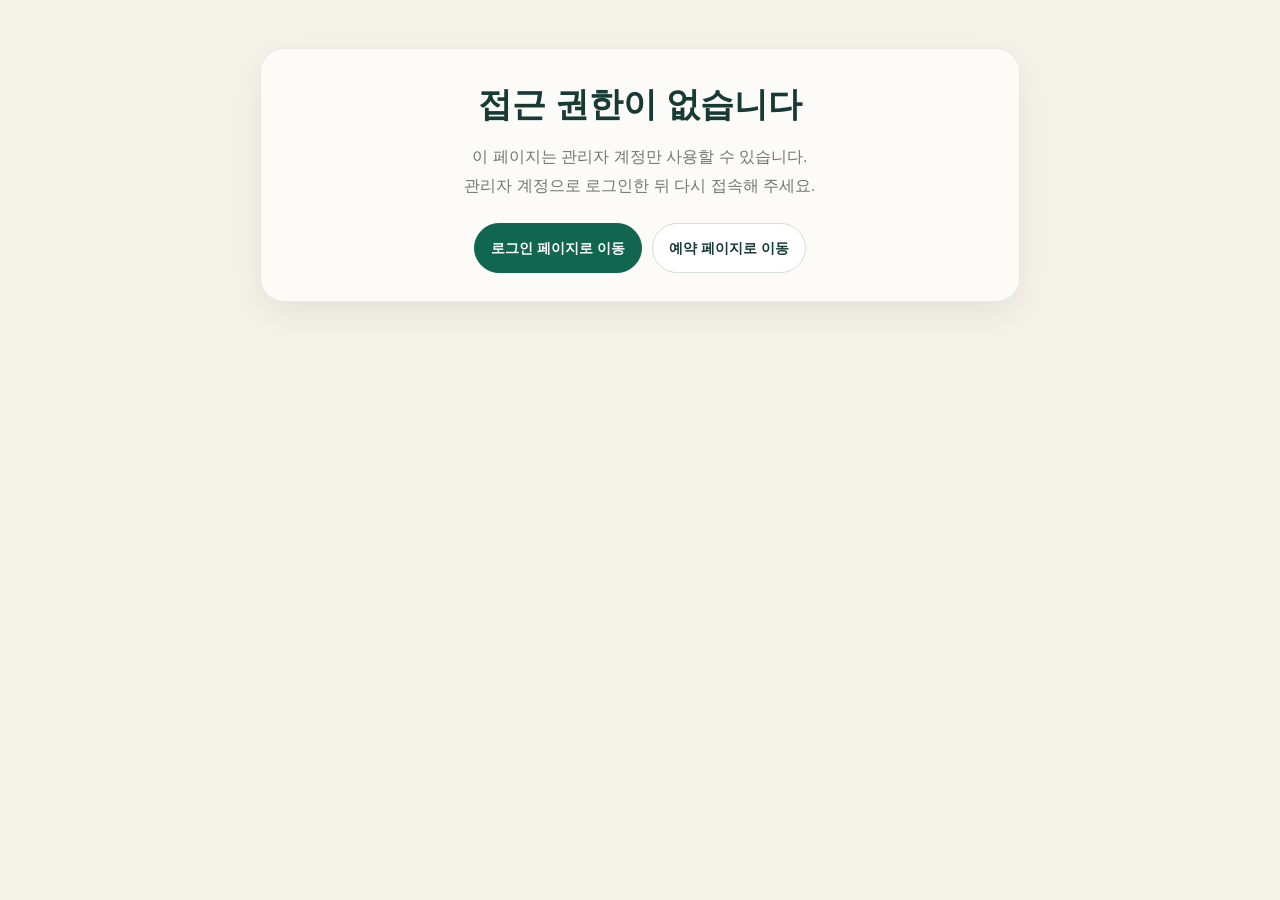
<file: admin-users.html>
<!DOCTYPE html>
<html lang="ko">
<head>
  <meta charset="UTF-8" />
  <meta name="viewport" content="width=device-width, initial-scale=1.0" />
  <title>회원 승인 관리 | 한살림 농업살림센터 예약</title>
  <link rel="stylesheet" href="./assets/styles.css" />
  <style>
    :root{
      --bg:#f3f1e8;
      --card:#fcfbf7;
      --line:#d8ddd7;
      --text:#173b34;
      --muted:#6f786f;
      --primary:#11664f;
      --primary-dark:#0d5a45;
      --danger:#9f3939;
      --danger-bg:#fff1f0;
      --danger-line:#f0c7c3;
      --success-bg:#edf7f0;
      --success-text:#1c5b34;
      --success-line:#cfe5d5;
      --shadow:0 12px 30px rgba(0,40,27,.06);
      --radius:26px;
    }

    *{ box-sizing:border-box; }

    body{
      margin:0;
      background:var(--bg);
      color:var(--text);
      font-family:Arial, sans-serif;
    }

    .page{
      max-width:1200px;
      margin:0 auto;
      padding:30px 18px 48px;
    }

    .topbar{
      display:flex;
      justify-content:space-between;
      align-items:flex-start;
      gap:20px;
      margin-bottom:22px;
      flex-wrap:wrap;
    }

    .title{
      margin:0;
      font-size:42px;
      line-height:1.08;
      letter-spacing:-0.03em;
      font-weight:900;
    }

    .desc{
      margin:12px 0 0;
      color:var(--muted);
      line-height:1.7;
      font-size:16px;
    }

    .top-actions{
      display:flex;
      gap:10px;
      flex-wrap:wrap;
      align-items:center;
    }

    .btn{
      height:44px;
      padding:0 16px;
      border-radius:999px;
      border:1px solid #d7ddd8;
      background:#fff;
      color:var(--text);
      font-size:14px;
      font-weight:800;
      cursor:pointer;
      text-decoration:none;
      display:inline-flex;
      align-items:center;
      justify-content:center;
    }

    .btn-primary{
      background:var(--primary);
      color:#fff;
      border-color:var(--primary);
    }

    .btn-primary:hover{
      background:var(--primary-dark);
    }

    .btn-danger{
      color:var(--danger);
      border-color:#e4c7c7;
      background:#fff;
    }

    .btn:disabled{
      opacity:.58;
      cursor:not-allowed;
    }

    .panel{
      background:var(--card);
      border:1px solid rgba(23,59,52,.08);
      border-radius:22px;
      box-shadow:var(--shadow);
      padding:18px;
      margin-bottom:18px;
    }

    .status-card{
      display:flex;
      justify-content:space-between;
      gap:16px;
      align-items:center;
      flex-wrap:wrap;
    }

    .status-title{
      font-size:14px;
      color:var(--muted);
      margin-bottom:6px;
    }

    .status-value{
      font-size:20px;
      font-weight:900;
    }

    .toolbar{
      display:flex;
      justify-content:space-between;
      align-items:center;
      gap:16px;
      flex-wrap:wrap;
    }

    .tabs{
      display:flex;
      gap:10px;
      flex-wrap:wrap;
    }

    .tab-btn{
      height:42px;
      padding:0 16px;
      border-radius:999px;
      border:1px solid #d7ddd8;
      background:#fff;
      color:var(--text);
      font-size:14px;
      font-weight:800;
      cursor:pointer;
    }

    .tab-btn.active{
      background:var(--primary);
      color:#fff;
      border-color:var(--primary);
    }

    .search-box{
      flex:1;
      min-width:260px;
      max-width:360px;
    }

    .search-box input{
      width:100%;
      height:44px;
      border-radius:999px;
      border:1px solid #d7ddd8;
      background:#fff;
      padding:0 16px;
      font-size:14px;
      color:var(--text);
      outline:none;
    }

    .search-box input:focus{
      border-color:#87a898;
      box-shadow:0 0 0 4px rgba(17,102,79,.07);
    }

    .msg{
      margin-bottom:18px;
      padding:14px 16px;
      border-radius:16px;
      display:none;
      line-height:1.7;
    }

    .msg.show{ display:block; }
    .msg.success{
      background:var(--success-bg);
      color:var(--success-text);
      border:1px solid var(--success-line);
    }
    .msg.error{
      background:var(--danger-bg);
      color:var(--danger);
      border:1px solid var(--danger-line);
    }

    .summary{
      color:var(--muted);
      font-size:14px;
      margin-bottom:14px;
    }

    .grid{
      display:grid;
      grid-template-columns:repeat(2, minmax(0, 1fr));
      gap:18px;
    }

    .user-card{
      background:var(--card);
      border:1px solid rgba(23,59,52,.08);
      border-radius:22px;
      padding:22px 22px 18px;
      box-shadow:var(--shadow);
    }

    .user-head{
      display:flex;
      justify-content:space-between;
      align-items:flex-start;
      gap:14px;
      margin-bottom:14px;
    }

    .user-name{
      margin:0;
      font-size:24px;
      font-weight:900;
      line-height:1.2;
    }

    .user-login{
      margin-top:6px;
      color:var(--muted);
      font-size:14px;
    }

    .badge{
      display:inline-flex;
      align-items:center;
      padding:7px 12px;
      border-radius:999px;
      font-size:12px;
      font-weight:800;
      white-space:nowrap;
      border:1px solid transparent;
    }

    .badge.pending{
      background:#eef3ed;
      color:#35554e;
    }

    .badge.approved{
      background:#edf7f0;
      color:#1c5b34;
      border-color:#cfe5d5;
    }

    .badge.rejected{
      background:#fff1f0;
      color:#9a2f2f;
      border-color:#f0c7c3;
    }

    .meta{
      display:grid;
      grid-template-columns:110px 1fr;
      gap:10px 12px;
      margin:16px 0 18px;
      font-size:15px;
      line-height:1.6;
    }

    .meta dt{
      margin:0;
      color:var(--muted);
      font-weight:700;
    }

    .meta dd{
      margin:0;
      word-break:break-all;
      font-weight:700;
    }

    .card-actions{
      display:flex;
      justify-content:flex-end;
      gap:10px;
      flex-wrap:wrap;
    }

    .empty{
      background:var(--card);
      border:1px dashed rgba(23,59,52,.18);
      border-radius:22px;
      padding:48px 20px;
      text-align:center;
      color:var(--muted);
      font-size:17px;
      line-height:1.8;
      box-shadow:var(--shadow);
    }

    .blocked{
      max-width:760px;
      margin:48px auto;
      background:var(--card);
      border:1px solid rgba(23,59,52,.08);
      border-radius:24px;
      padding:28px 24px;
      text-align:center;
      box-shadow:var(--shadow);
    }

    .blocked h2{
      margin:0 0 12px;
      font-size:34px;
      font-weight:900;
    }

    .blocked p{
      margin:0 0 22px;
      color:var(--muted);
      line-height:1.8;
    }

    @media (max-width: 900px){
      .grid{
        grid-template-columns:1fr;
      }
    }

    @media (max-width: 720px){
      .page{
        padding:22px 14px 36px;
      }

      .title{
        font-size:32px;
      }

      .toolbar{
        flex-direction:column;
        align-items:stretch;
      }

      .search-box{
        max-width:none;
      }

      .meta{
        grid-template-columns:1fr;
        gap:4px;
      }

      .card-actions,
      .top-actions{
        justify-content:stretch;
      }

      .card-actions .btn,
      .top-actions .btn,
      .tabs .tab-btn{
        width:100%;
      }
    }
  </style>
</head>
<body>
  <main class="page" id="adminPage" style="display:none;">
    <header class="topbar">
      <div>
        <h1 class="title">회원 승인 관리</h1>
        <p class="desc">
          회원가입 신청 내역을 상태별로 확인하고 승인 또는 반려할 수 있습니다.
        </p>
      </div>

      <div class="top-actions">
        <a href="./index.html" class="btn">예약 페이지</a>
        <button type="button" class="btn" id="btnRefresh">새로고침</button>
        <button type="button" class="btn btn-primary" id="btnLogout">로그아웃</button>
      </div>
    </header>

    <section class="panel status-card">
      <div>
        <div class="status-title">현재 관리자</div>
        <div class="status-value" id="adminInfo">-</div>
      </div>
      <div>
        <div class="status-title">현재 보기</div>
        <div class="status-value" id="currentViewLabel">승인 대기</div>
      </div>
    </section>

    <div id="messageBox" class="msg"></div>

    <section class="panel">
      <div class="toolbar">
        <div class="tabs">
          <button type="button" class="tab-btn active" data-status-tab="pending">승인 대기</button>
          <button type="button" class="tab-btn" data-status-tab="approved">승인 완료</button>
          <button type="button" class="tab-btn" data-status-tab="rejected">반려</button>
        </div>

        <label class="search-box">
          <input
            type="text"
            id="searchInput"
            placeholder="이름, 아이디, 소속, 연락처 검색"
          />
        </label>
      </div>
    </section>

    <div class="summary" id="summaryText"></div>

    <section id="userList" class="grid"></section>
  </main>

  <section class="blocked" id="blockedBox" style="display:none;">
    <h2>접근 권한이 없습니다</h2>
    <p>
      이 페이지는 관리자 계정만 사용할 수 있습니다.<br />
      관리자 계정으로 로그인한 뒤 다시 접속해 주세요.
    </p>
    <div style="display:flex; gap:10px; justify-content:center; flex-wrap:wrap;">
      <a href="./login.html" class="btn btn-primary">로그인 페이지로 이동</a>
      <a href="./index.html" class="btn">예약 페이지로 이동</a>
    </div>
  </section>

  <script src="./assets/config.js"></script>
  <script src="./assets/auth.js"></script>
  <script>
    (function () {
      const page = document.getElementById('adminPage');
      const blockedBox = document.getElementById('blockedBox');
      const adminInfo = document.getElementById('adminInfo');
      const userList = document.getElementById('userList');
      const btnRefresh = document.getElementById('btnRefresh');
      const btnLogout = document.getElementById('btnLogout');
      const box = document.getElementById('messageBox');
      const searchInput = document.getElementById('searchInput');
      const summaryText = document.getElementById('summaryText');
      const currentViewLabel = document.getElementById('currentViewLabel');
      const tabButtons = Array.from(document.querySelectorAll('[data-status-tab]'));

      let currentStatus = 'pending';
      let allUsers = [];

      function showMessage(type, text) {
        box.className = `msg show ${type}`;
        box.textContent = text;
      }

      function clearMessage() {
        box.className = 'msg';
        box.textContent = '';
      }

      function setBlocked() {
        page.style.display = 'none';
        blockedBox.style.display = 'block';
      }

      function escapeHtml(value) {
        return String(value || '')
          .replace(/&/g, '&amp;')
          .replace(/</g, '&lt;')
          .replace(/>/g, '&gt;')
          .replace(/"/g, '&quot;')
          .replace(/'/g, '&#039;');
      }

      function statusLabel(status) {
        if (status === 'approved') return '승인 완료';
        if (status === 'rejected') return '반려';
        return '승인 대기';
      }

      function filterUsers() {
        const q = (searchInput.value || '').trim().toLowerCase();

        if (!q) return allUsers;

        return allUsers.filter(user => {
          return [
            user.name,
            user.login_id,
            user.phone,
            user.affiliation,
            user.role,
            user.status
          ].some(v => String(v || '').toLowerCase().includes(q));
        });
      }

      function renderUsers() {
        const users = filterUsers();
        currentViewLabel.textContent = statusLabel(currentStatus);
        summaryText.textContent = `총 ${users.length}명`;

        if (!users.length) {
          userList.innerHTML = `
            <div class="empty" style="grid-column:1 / -1;">
              ${searchInput.value.trim()
                ? '검색 결과가 없습니다.'
                : `현재 ${statusLabel(currentStatus)} 상태의 회원이 없습니다.`}
            </div>
          `;
          return;
        }

        userList.innerHTML = users.map(user => `
          <article class="user-card">
            <div class="user-head">
              <div>
                <h2 class="user-name">${escapeHtml(user.name)}</h2>
                <div class="user-login">@${escapeHtml(user.login_id)}</div>
              </div>
              <span class="badge ${escapeHtml(user.status)}">${escapeHtml(statusLabel(user.status))}</span>
            </div>

            <dl class="meta">
              <dt>전화번호</dt>
              <dd>${escapeHtml(user.phone)}</dd>

              <dt>소속</dt>
              <dd>${escapeHtml(user.affiliation)}</dd>

              <dt>권한</dt>
              <dd>${escapeHtml(user.role)}</dd>

              <dt>가입일시</dt>
              <dd>${escapeHtml(user.created_at)}</dd>
            </dl>

            <div class="card-actions">
              ${user.status === 'pending' ? `
                <button type="button" class="btn btn-danger" data-reject="${user.id}">반려</button>
                <button type="button" class="btn btn-primary" data-approve="${user.id}">승인</button>
              ` : ''}
            </div>
          </article>
        `).join('');

        bindActionButtons();
      }

      function setCardButtonsDisabled(userId, disabled) {
        const approveBtn = document.querySelector(`[data-approve="${userId}"]`);
        const rejectBtn = document.querySelector(`[data-reject="${userId}"]`);
        if (approveBtn) approveBtn.disabled = disabled;
        if (rejectBtn) rejectBtn.disabled = disabled;
      }

      async function loadUsers() {
        clearMessage();
        userList.innerHTML = `<div class="empty" style="grid-column:1 / -1;">불러오는 중입니다...</div>`;

        try {
          const result = await window.HSAuth.authFetch(`/api/admin/users?status=${encodeURIComponent(currentStatus)}`);
          allUsers = result.users || [];
          renderUsers();
        } catch (err) {
          userList.innerHTML = `
            <div class="empty" style="grid-column:1 / -1;">
              목록을 불러오지 못했습니다.<br />
              ${escapeHtml(err.message || '알 수 없는 오류')}
            </div>
          `;
        }
      }

      async function approveUser(userId) {
        setCardButtonsDisabled(userId, true);
        clearMessage();

        try {
          const result = await window.HSAuth.authFetch('/api/admin/users/approve', {
            method: 'POST',
            body: JSON.stringify({ userId })
          });

          showMessage('success', result.message || '사용자 승인이 완료되었습니다.');
          await loadUsers();
        } catch (err) {
          showMessage('error', err.message || '사용자 승인 중 오류가 발생했습니다.');
          setCardButtonsDisabled(userId, false);
        }
      }

      async function rejectUser(userId) {
        setCardButtonsDisabled(userId, true);
        clearMessage();

        try {
          const result = await window.HSAuth.authFetch('/api/admin/users/reject', {
            method: 'POST',
            body: JSON.stringify({ userId })
          });

          showMessage('success', result.message || '사용자 반려가 완료되었습니다.');
          await loadUsers();
        } catch (err) {
          showMessage('error', err.message || '사용자 반려 중 오류가 발생했습니다.');
          setCardButtonsDisabled(userId, false);
        }
      }

      function bindActionButtons() {
        document.querySelectorAll('[data-approve]').forEach(btn => {
          btn.addEventListener('click', () => {
            const userId = Number(btn.getAttribute('data-approve'));
            if (!userId) return;
            approveUser(userId);
          });
        });

        document.querySelectorAll('[data-reject]').forEach(btn => {
          btn.addEventListener('click', () => {
            const userId = Number(btn.getAttribute('data-reject'));
            if (!userId) return;
            rejectUser(userId);
          });
        });
      }

      function bindTabs() {
        tabButtons.forEach(btn => {
          btn.addEventListener('click', async () => {
            const status = btn.getAttribute('data-status-tab');
            if (!status || status === currentStatus) return;

            currentStatus = status;
            tabButtons.forEach(b => b.classList.toggle('active', b === btn));
            await loadUsers();
          });
        });
      }

      function bindSearch() {
        searchInput.addEventListener('input', renderUsers);
      }

      async function init() {
        if (!window.HSAuth.isLoggedIn()) {
          setBlocked();
          return;
        }

        try {
          const me = await window.HSAuth.getMe();
          const user = me.user || {};

          if (user.role !== 'admin') {
            setBlocked();
            return;
          }

          adminInfo.textContent = `${user.name || ''}${user.affiliation ? ` · ${user.affiliation}` : ''}`;
          page.style.display = 'block';
          blockedBox.style.display = 'none';

          bindTabs();
          bindSearch();
          btnRefresh.addEventListener('click', loadUsers);

          btnLogout.addEventListener('click', async () => {
            await window.HSAuth.logout();
            window.location.href = './login.html';
          });

          await loadUsers();
        } catch (err) {
          setBlocked();
        }
      }

      init();
    })();
  </script>
</body>
</html>
</file>
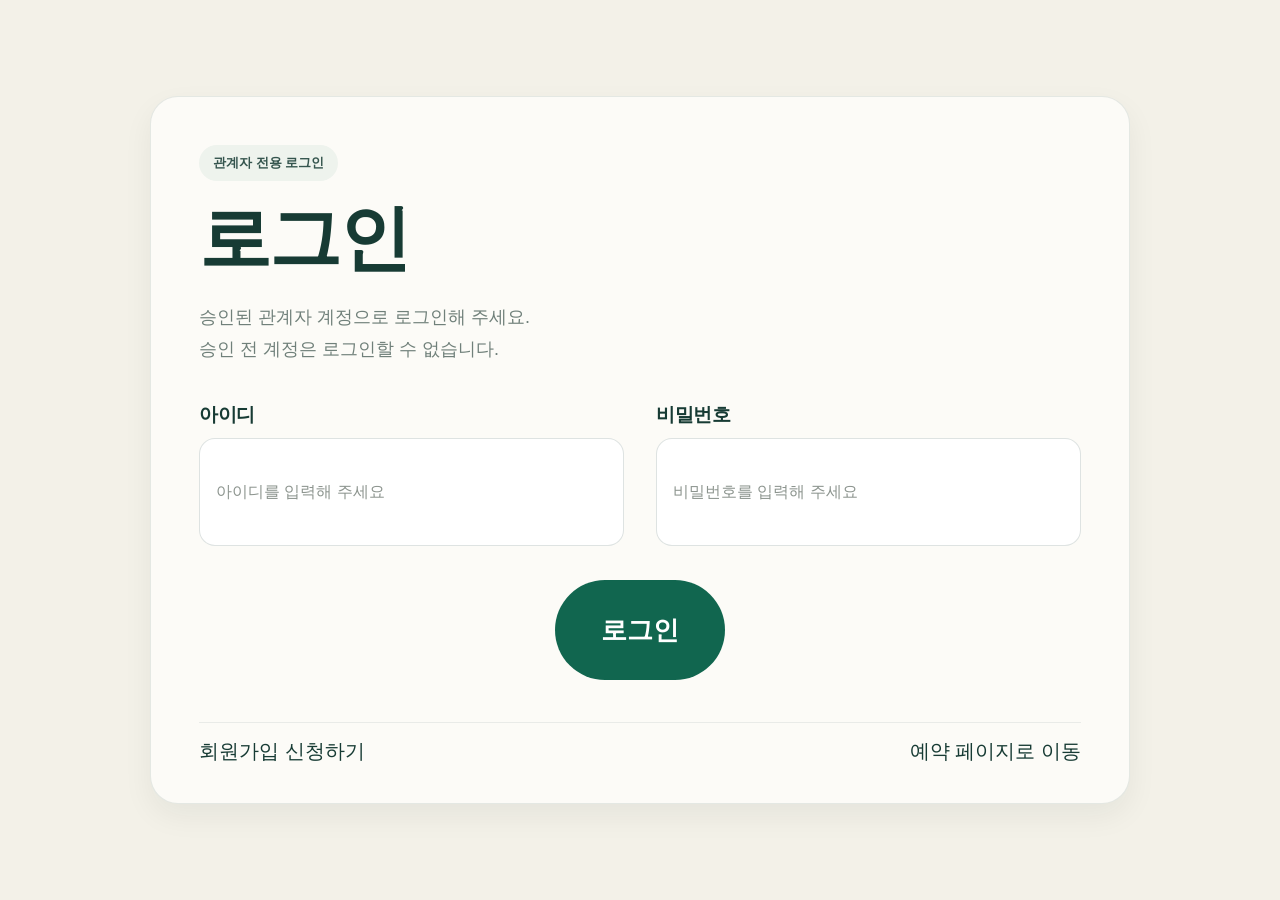
<file: login.html>
<!DOCTYPE html>
<html lang="ko">
<head>
  <meta charset="UTF-8" />
  <meta name="viewport" content="width=device-width, initial-scale=1.0" />
  <title>로그인 | 한살림 농업살림센터 예약</title>
  <link rel="stylesheet" href="./assets/styles.css" />
  <style>
    :root{
      --bg:#f3f1e8;
      --card:#fcfbf7;
      --line:#d8ddd7;
      --text:#173b34;
      --muted:#6f786f;
      --primary:#11664f;
      --primary-dark:#0e5744;
      --error-bg:#fff1f0;
      --error-text:#9e2f2f;
      --error-line:#f0c4c0;
      --success-bg:#edf7f0;
      --success-text:#1c5b34;
      --success-line:#cfe5d5;
      --shadow:0 12px 30px rgba(0,40,27,.06);
      --radius:28px;
    }

    *{ box-sizing:border-box; }

    body{
      margin:0;
      background:var(--bg);
      color:var(--text);
      font-family:Arial, sans-serif;
    }

    .page{
      min-height:100vh;
      padding:40px 20px;
      display:flex;
      align-items:center;
      justify-content:center;
    }

    .card{
      width:100%;
      max-width:980px;
      background:var(--card);
      border:1px solid rgba(23,59,52,.1);
      border-radius:var(--radius);
      box-shadow:var(--shadow);
      padding:48px 48px 36px;
    }

    .eyebrow{
      display:inline-flex;
      align-items:center;
      gap:8px;
      padding:8px 14px;
      border-radius:999px;
      background:#eef3ed;
      color:#35554e;
      font-size:13px;
      font-weight:700;
      margin-bottom:20px;
    }

    .title{
      margin:0;
      font-size:72px;
      line-height:1.05;
      letter-spacing:-0.03em;
      font-weight:900;
    }

    .desc{
      margin:24px 0 36px;
      font-size:18px;
      line-height:1.8;
      color:#70807a;
      max-width:760px;
      word-break:keep-all;
    }

    .form-grid{
      display:grid;
      grid-template-columns:1fr 1fr;
      gap:26px 32px;
      margin-top:8px;
    }

    .field{
      display:flex;
      flex-direction:column;
      gap:10px;
    }

    .field-label{
      font-size:19px;
      font-weight:900;
      letter-spacing:-0.02em;
    }

    .field input{
      width:100%;
      height:108px;
      border-radius:28px;
      border:2px solid #d7ddd8;
      background:#fff;
      padding:0 28px;
      font-size:26px;
      color:var(--text);
      outline:none;
      transition:border-color .15s ease, box-shadow .15s ease;
    }

    .field input::placeholder{
      color:#a6aea9;
    }

    .field input:focus{
      border-color:#7da695;
      box-shadow:0 0 0 4px rgba(17,102,79,.08);
    }

    .msg{
      margin-top:24px;
      padding:16px 18px;
      border-radius:18px;
      display:none;
      font-size:15px;
      line-height:1.7;
    }

    .msg.show{ display:block; }
    .msg.error{
      background:var(--error-bg);
      color:var(--error-text);
      border:1px solid var(--error-line);
    }
    .msg.success{
      background:var(--success-bg);
      color:var(--success-text);
      border:1px solid var(--success-line);
    }

    .actions{
      display:flex;
      justify-content:center;
      margin-top:34px;
    }

    .btn-login{
      min-width:170px;
      height:100px;
      padding:0 38px;
      border:none;
      border-radius:999px;
      background:var(--primary);
      color:#fff;
      font-size:26px;
      font-weight:900;
      cursor:pointer;
      transition:background .15s ease, transform .15s ease, opacity .15s ease;
    }

    .btn-login:hover{
      background:var(--primary-dark);
      transform:translateY(-1px);
    }

    .btn-login:disabled{
      opacity:.6;
      cursor:not-allowed;
      transform:none;
    }

    .links{
      display:flex;
      justify-content:space-between;
      align-items:center;
      gap:20px;
      margin-top:42px;
      padding-top:12px;
      border-top:1px solid rgba(23,59,52,.08);
      flex-wrap:wrap;
    }

    .links a{
      color:var(--text);
      text-decoration:none;
      font-size:20px;
      font-weight:500;
    }

    .links a:hover{
      text-decoration:underline;
    }

    @media (max-width: 900px){
      .card{
        padding:36px 24px 28px;
      }

      .title{
        font-size:56px;
      }

      .field input{
        height:86px;
        font-size:22px;
        border-radius:22px;
      }

      .btn-login{
        height:84px;
        font-size:24px;
      }
    }

    @media (max-width: 720px){
      .page{
        padding:20px 14px;
      }

      .card{
        padding:28px 18px 22px;
        border-radius:22px;
      }

      .title{
        font-size:46px;
      }

      .desc{
        font-size:16px;
        margin:18px 0 28px;
      }

      .form-grid{
        grid-template-columns:1fr;
        gap:18px;
      }

      .field-label{
        font-size:17px;
      }

      .field input{
        height:68px;
        font-size:18px;
        border-radius:18px;
        padding:0 18px;
      }

      .btn-login{
        width:100%;
        height:64px;
        font-size:22px;
      }

      .links{
        flex-direction:column;
        align-items:flex-start;
        gap:14px;
      }

      .links a{
        font-size:17px;
      }
    }
  </style>
</head>
<body>
  <main class="page">
    <section class="card">
      <div class="eyebrow">관계자 전용 로그인</div>
      <h1 class="title">로그인</h1>
      <p class="desc">
        승인된 관계자 계정으로 로그인해 주세요.<br />
        승인 전 계정은 로그인할 수 없습니다.
      </p>

      <form id="loginForm">
        <div class="form-grid">
          <label class="field">
            <span class="field-label">아이디</span>
            <input
              type="text"
              id="loginId"
              name="loginId"
              placeholder="아이디를 입력해 주세요"
              autocomplete="username"
              required
            />
          </label>

          <label class="field">
            <span class="field-label">비밀번호</span>
            <input
              type="password"
              id="password"
              name="password"
              placeholder="비밀번호를 입력해 주세요"
              autocomplete="current-password"
              required
            />
          </label>
        </div>

        <div id="messageBox" class="msg"></div>

        <div class="actions">
          <button type="submit" class="btn-login" id="btnLogin">로그인</button>
        </div>
      </form>

      <div class="links">
        <a href="./signup.html">회원가입 신청하기</a>
        <a href="./index.html">예약 페이지로 이동</a>
      </div>
    </section>
  </main>

  <script src="./assets/config.js"></script>
  <script src="./assets/auth.js"></script>
  <script>
    (function () {
      const form = document.getElementById('loginForm');
      const btn = document.getElementById('btnLogin');
      const box = document.getElementById('messageBox');

      function showMessage(type, text) {
        box.className = `msg show ${type}`;
        box.textContent = text;
      }

      function getNextUrl() {
        const params = new URLSearchParams(window.location.search);
        return params.get('next') || './index.html';
      }

      form.addEventListener('submit', async (e) => {
        e.preventDefault();

        btn.disabled = true;
        btn.textContent = '처리 중...';
        box.className = 'msg';
        box.textContent = '';

        try {
          const payload = {
            loginId: document.getElementById('loginId').value.trim(),
            password: document.getElementById('password').value
          };

          const result = await window.HSAuth.login(payload);
          showMessage('success', `${result.user?.name || ''}님, 로그인되었습니다.`);

          setTimeout(() => {
            window.location.href = getNextUrl();
          }, 500);
        } catch (err) {
          showMessage('error', err.message || '로그인 중 오류가 발생했습니다.');
        } finally {
          btn.disabled = false;
          btn.textContent = '로그인';
        }
      });
    })();
  </script>
</body>
</html>
</file>
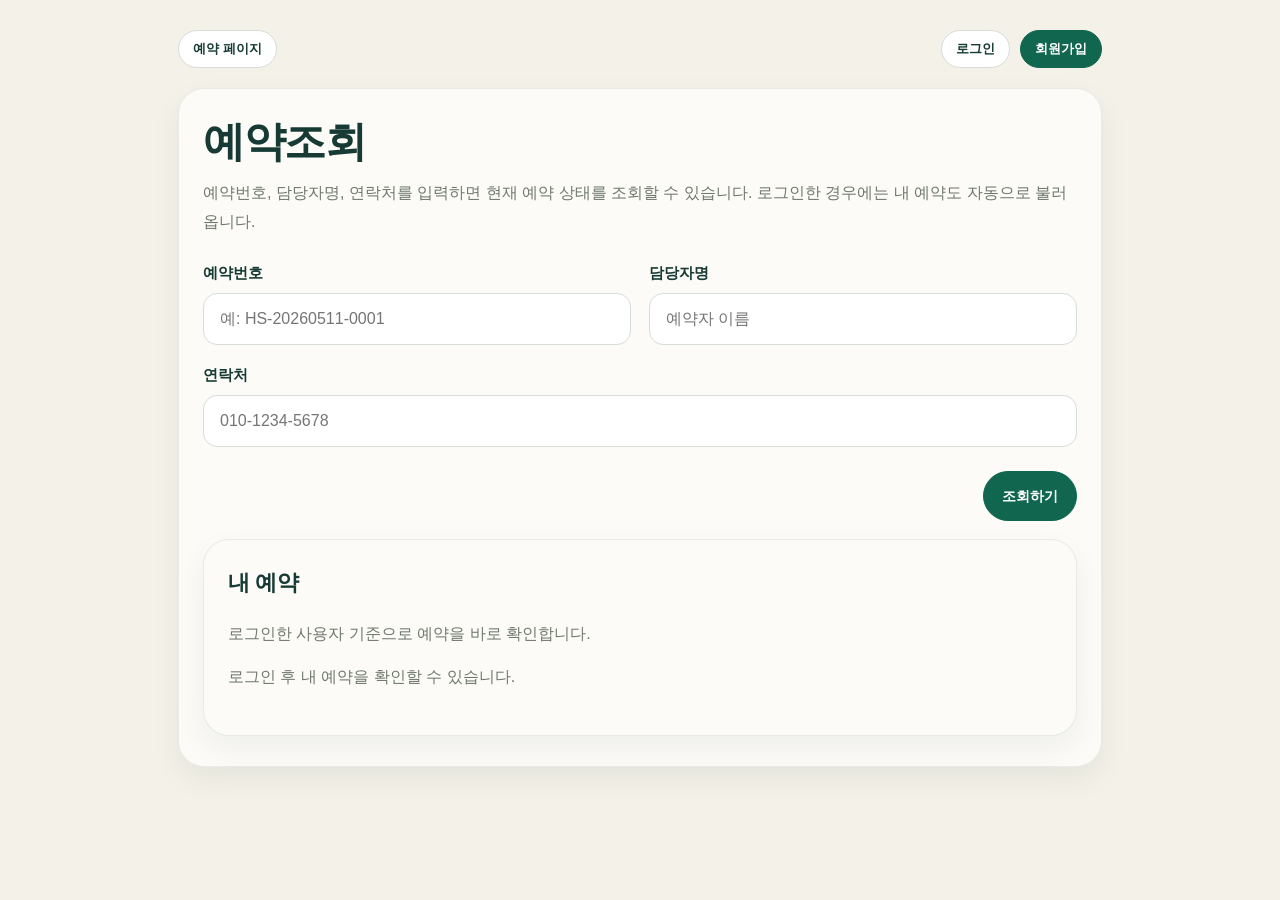
<file: lookup.html>
<!DOCTYPE html>
<html lang="ko">
<head>
  <meta charset="UTF-8" />
  <meta name="viewport" content="width=device-width, initial-scale=1.0" />
  <title>예약조회 | 한살림 농업살림센터 예약</title>
  <link rel="stylesheet" href="./assets/styles.css" />
  <style>
    body{margin:0;background:#f3f1e8;color:#173b34;font-family:Arial,sans-serif}
    .wrap{max-width:960px;margin:0 auto;padding:30px 18px 48px}
    .card{background:#fcfbf7;border:1px solid rgba(23,59,52,.08);border-radius:26px;box-shadow:0 12px 30px rgba(0,40,27,.06);padding:30px 24px}
    .title{margin:0;font-size:42px;line-height:1.1;font-weight:900;letter-spacing:-.03em}
    .desc{margin:14px 0 0;color:#6f786f;line-height:1.8;font-size:16px}
    .grid{display:grid;grid-template-columns:1fr 1fr;gap:18px;margin-top:24px}
    .field{display:flex;flex-direction:column;gap:8px}
    .field.full{grid-column:1/-1}
    .field span{font-size:15px;font-weight:800}
    .field input,.field textarea,.field select{min-height:52px;border-radius:14px;border:1px solid #d7ddd8;background:#fff;padding:12px 16px;font-size:16px;outline:none;width:100%;box-sizing:border-box}
    .field input:focus,.field textarea:focus,.field select:focus{border-color:#87a898;box-shadow:0 0 0 4px rgba(17,102,79,.07)}
    .actions{display:flex;justify-content:flex-end;gap:10px;flex-wrap:wrap;margin-top:24px}
    .btn,.secondary,.danger{height:46px;padding:0 18px;border-radius:999px;border:1px solid #d7ddd8;background:#fff;color:#173b34;font-size:14px;font-weight:800;cursor:pointer;text-decoration:none;display:inline-flex;align-items:center;justify-content:center}
    .btn-primary{background:#11664f;color:#fff;border-color:#11664f}
    .secondary{background:#fff}
    .danger{background:#fff1f0;color:#9f3939;border-color:#f0c7c3}
    .btn:disabled,.secondary:disabled,.danger:disabled{opacity:.58;cursor:not-allowed}
    .msg{margin-top:18px;padding:14px 16px;border-radius:16px;display:none;line-height:1.7}
    .msg.show{display:block}
    .msg.error{background:#fff1f0;color:#9f3939;border:1px solid #f0c7c3}
    .msg.success{background:#edf7f0;color:#1c5b34;border:1px solid #cfe5d5}
    .result{margin-top:26px;padding-top:22px;border-top:1px solid rgba(23,59,52,.08);display:none}
    .result.show{display:block}
    .result h2{margin:0 0 16px;font-size:22px;font-weight:900}
    .info{display:grid;grid-template-columns:160px 1fr;gap:12px 16px}
    .info dt{margin:0;color:#6f786f;font-weight:800}
    .info dd{margin:0;font-weight:700;word-break:break-all}
    .top-actions{display:flex;justify-content:space-between;gap:10px;flex-wrap:wrap;margin-bottom:20px}
    .auth-mini-actions{display:flex;gap:10px;flex-wrap:wrap}
    .mini-link-btn{height:38px;padding:0 14px;border-radius:999px;border:1px solid #d7ddd8;background:#fff;color:#173b34;font-size:13px;font-weight:800;text-decoration:none;display:inline-flex;align-items:center;justify-content:center;cursor:pointer}
    .mini-link-btn.primary{background:#11664f;color:#fff;border-color:#11664f}
    .section-card{margin-top:18px}
    .muted{color:#6f786f;line-height:1.7}
    .my-list{display:grid;grid-template-columns:1fr 1fr;gap:14px;margin-top:14px}
    .reservation-item{border:1px solid rgba(23,59,52,.10);border-radius:18px;background:#fff;padding:16px}
    .reservation-item h3{margin:0 0 6px;font-size:18px}
    .reservation-meta{margin:4px 0;color:#6f786f;font-size:14px;line-height:1.6}
    .inline-actions{display:flex;gap:8px;flex-wrap:wrap;margin-top:12px}
    .edit-box{display:none;margin-top:14px;padding-top:14px;border-top:1px solid rgba(23,59,52,.08)}
    .edit-box.show{display:block}
    @media (max-width:720px){.wrap{padding:22px 14px 36px}.title{font-size:34px}.grid,.info,.my-list{grid-template-columns:1fr}.actions,.top-actions{justify-content:stretch}.actions .btn,.top-actions .mini-link-btn,.top-actions .btn,.inline-actions button,.inline-actions a{width:100%}}
  </style>
</head>
<body>
  <main class="wrap">
    <div class="top-actions">
      <a href="./index.html" class="mini-link-btn">예약 페이지</a>
      <div class="auth-mini-actions" id="authStatusArea"></div>
    </div>

    <section class="card">
      <h1 class="title">예약조회</h1>
      <p class="desc">예약번호, 담당자명, 연락처를 입력하면 현재 예약 상태를 조회할 수 있습니다. 로그인한 경우에는 내 예약도 자동으로 불러옵니다.</p>

      <form id="lookupForm">
        <div class="grid">
          <label class="field">
            <span>예약번호</span>
            <input type="text" id="reservationNo" placeholder="예: HS-20260511-0001" required />
          </label>

          <label class="field">
            <span>담당자명</span>
            <input type="text" id="contactName" placeholder="예약자 이름" required />
          </label>

          <label class="field full">
            <span>연락처</span>
            <input type="text" id="phone" placeholder="010-1234-5678" required />
          </label>
        </div>

        <div class="actions">
          <button type="submit" class="btn btn-primary" id="btnLookup">조회하기</button>
        </div>
      </form>

      <section class="card section-card">
        <h2 style="margin-top:0;">내 예약</h2>
        <p class="muted" style="margin-top:0;">로그인한 사용자 기준으로 예약을 바로 확인합니다.</p>
        <div id="myReservationState" class="muted">로그인 상태를 확인하는 중입니다.</div>
        <div id="myReservationList" class="my-list"></div>
      </section>

      <div id="messageBox" class="msg"></div>

      <section id="resultBox" class="result">
        <h2>조회 결과</h2>
        <dl class="info">
          <dt>예약번호</dt><dd id="r-reservationNo">-</dd>
          <dt>예약유형</dt><dd id="r-type">-</dd>
          <dt>공간</dt><dd id="r-resourceName">-</dd>
          <dt>사용일</dt><dd id="r-dateText">-</dd>
          <dt>담당자</dt><dd id="r-contactName">-</dd>
          <dt>연락처</dt><dd id="r-phone">-</dd>
          <dt>이메일</dt><dd id="r-email">-</dd>
          <dt>사용목적</dt><dd id="r-purpose">-</dd>
          <dt>숙박인원</dt><dd id="r-headcount">-</dd>
          <dt>정산방법</dt><dd id="r-settlementMethod">-</dd>
          <dt>금액</dt><dd id="r-amount">-</dd>
          <dt>상태</dt><dd id="r-status">-</dd>
          <dt>대기순번</dt><dd id="r-waitingOrder">-</dd>
        </dl>
      </section>
    </section>
  </main>

  <script src="./assets/config.js"></script>
  <script src="./assets/auth.js"></script>
  <script>
    (function () {
      const cfg = window.HS_CONFIG || {};
      const apiBase = (cfg.apiBaseUrl || '').replace(/\/$/, '');
      const form = document.getElementById('lookupForm');
      const btn = document.getElementById('btnLookup');
      const box = document.getElementById('messageBox');
      const resultBox = document.getElementById('resultBox');

      function showMessage(type, text) {
        box.className = `msg show ${type}`;
        box.textContent = text;
      }

      function clearMessage() {
        box.className = 'msg';
        box.textContent = '';
      }

      function formatPhone(value) {
        const digits = String(value || '').replace(/\D/g, '').slice(0, 11);
        if (digits.length < 4) return digits;
        if (digits.length < 8) return `${digits.slice(0, 3)}-${digits.slice(3)}`;
        return `${digits.slice(0, 3)}-${digits.slice(3, 7)}-${digits.slice(7)}`;
      }

      function setText(id, value) {
        const el = document.getElementById(id);
        if (el) el.textContent = value || '-';
      }

      function escapeHtml(value) {
        return String(value || '')
          .replace(/&/g, '&amp;')
          .replace(/</g, '&lt;')
          .replace(/>/g, '&gt;')
          .replace(/"/g, '&quot;')
          .replace(/'/g, '&#39;');
      }

      async function renderAuthStatus() {
        const area = document.getElementById('authStatusArea');
        if (!window.HSAuth || !window.HSAuth.isLoggedIn()) {
          area.innerHTML = `<a href="./login.html" class="mini-link-btn">로그인</a><a href="./signup.html" class="mini-link-btn primary">회원가입</a>`;
          return;
        }

        try {
          const me = await window.HSAuth.getMe();
          const user = me.user || {};
          area.innerHTML = `
            ${user.role === 'admin' ? `<a href="./admin-users.html" class="mini-link-btn">관리자 페이지</a>` : ''}
            <button type="button" class="mini-link-btn" id="btnLogout">로그아웃</button>
          `;

          if (!document.getElementById('contactName').value) {
            document.getElementById('contactName').value = user.name || '';
          }
          if (!document.getElementById('phone').value) {
            document.getElementById('phone').value = user.phone || '';
          }

          document.getElementById('btnLogout')?.addEventListener('click', async () => {
            await window.HSAuth.logout();
            window.location.href = './login.html';
          });
        } catch (err) {
          area.innerHTML = `<a href="./login.html" class="mini-link-btn">로그인</a><a href="./signup.html" class="mini-link-btn primary">회원가입</a>`;
        }
      }

      async function lookupReservation(payload) {
        const response = await fetch(`${apiBase}/api/lookup-reservation`, {
          method: 'POST',
          headers: { 'Content-Type': 'application/json' },
          body: JSON.stringify(payload)
        });
        const data = await response.json();
        if (!response.ok || data.ok === false) {
          throw new Error(data.error || '예약조회에 실패했습니다.');
        }
        return data.reservation || {};
      }

      function renderLookupResult(r) {
        setText('r-reservationNo', r.reservationNo);
        setText('r-type', r.type === 'dorm' ? '연수원 예약' : '회의실 예약');
        setText('r-resourceName', r.resourceName);
        setText('r-dateText', r.type === 'dorm' ? `${r.startDateText || '-'} ~ ${r.endDateText || '-'}` : (r.startDateText || '-'));
        setText('r-contactName', r.contactName);
        setText('r-phone', r.phone);
        setText('r-email', r.email);
        setText('r-purpose', r.purpose);
        setText('r-headcount', r.headcount || '해당 없음');
        setText('r-settlementMethod', r.settlementMethod || r.paymentMethodLabel || '해당 없음');
        setText('r-amount', r.amount ? `${Number(String(r.amount).replace(/,/g,'')).toLocaleString('ko-KR')}원` : '0원');
        setText('r-status', r.status);
        setText('r-waitingOrder', r.waitingOrder || '해당 없음');
        resultBox.classList.add('show');
      }

      function fillLookupForm(reservationNo, name, phone) {
        document.getElementById('reservationNo').value = reservationNo || '';
        document.getElementById('contactName').value = name || '';
        document.getElementById('phone').value = phone || '';
        window.scrollTo({ top: 0, behavior: 'smooth' });
      }
      window.fillLookupForm = fillLookupForm;

      async function cancelMyReservation(reservationNo, contactName, phone) {
        const ok = confirm('해당 예약을 취소하시겠습니까?');
        if (!ok) return;

        try {
          await window.HSAuth.authFetch('/api/cancel-reservation', {
            method: 'POST',
            body: JSON.stringify({ reservationNo, contactName, phone })
          });
          alert('예약이 취소되었습니다.');
          await loadMyReservations();
          clearMessage();
          resultBox.classList.remove('show');
        } catch (err) {
          alert(err.message || '예약 취소 실패');
        }
      }
      window.cancelMyReservation = cancelMyReservation;

      async function loadMyReservations() {
        const listEl = document.getElementById('myReservationList');
        const stateEl = document.getElementById('myReservationState');

        if (!window.HSAuth || !window.HSAuth.isLoggedIn()) {
          stateEl.textContent = '로그인 후 내 예약을 확인할 수 있습니다.';
          listEl.innerHTML = '';
          return;
        }

        stateEl.textContent = '내 예약을 불러오는 중입니다.';
        listEl.innerHTML = '';

        try {
          const me = await window.HSAuth.getMe();
          const user = me.user || {};

          const result = await window.HSAuth.authFetch('/api/my-reservations', {
            method: 'POST',
            body: JSON.stringify({
              contactName: user.name || '',
              phone: user.phone || ''
            })
          });

          const reservations = result.reservations || [];
          if (!reservations.length) {
            stateEl.textContent = '현재 로그인한 사용자 기준으로 조회되는 예약이 없습니다.';
            return;
          }

          stateEl.textContent = `총 ${reservations.length}건`;
          listEl.innerHTML = reservations.map(function(r, idx) {
            const cardId = `editBox_${idx}`;
            const canEdit = r.status !== '취소' && r.status !== '반려' && !(r.type === 'dorm' && r.paymentStatus === '결제완료');
            return `
              <article class="reservation-item">
                <h3>${escapeHtml(r.reservationNo)}</h3>
                <div class="reservation-meta">${escapeHtml(r.resourceName)} · ${escapeHtml(r.startDateText || '')}${r.type === 'dorm' ? ' ~ ' + escapeHtml(r.endDateText || '') : ''}</div>
                <div class="reservation-meta">상태: ${escapeHtml(r.status || '-')}</div>
                <div class="reservation-meta">담당자: ${escapeHtml(r.contactName || '-')} / ${escapeHtml(r.phone || '-')}</div>
                <div class="inline-actions">
                  <button type="button" class="secondary" onclick="fillLookupForm('${escapeHtml(r.reservationNo)}','${escapeHtml(r.contactName || '')}','${escapeHtml(r.phone || '')}')">조회</button>
                  <button type="button" class="danger" onclick="cancelMyReservation('${escapeHtml(r.reservationNo)}','${escapeHtml(r.contactName || '')}','${escapeHtml(r.phone || '')}')">취소</button>
                  ${canEdit ? `<button type="button" class="secondary" onclick="document.getElementById('${cardId}').classList.toggle('show')">변경</button>` : ''}
                </div>
                ${canEdit ? `
                  <div class="edit-box" id="${cardId}">
                    <div class="grid" style="margin-top:0;">
                      <label class="field">
                        <span>이메일</span>
                        <input type="email" id="${cardId}_email" value="${escapeHtml(r.email || '')}" />
                      </label>
                      <label class="field">
                        <span>사용목적</span>
                        <input type="text" id="${cardId}_purpose" value="${escapeHtml(r.purpose || '')}" />
                      </label>
                    </div>
                    <div class="actions">
                      <button type="button" class="btn btn-primary" onclick="updateMyReservation('${escapeHtml(r.reservationNo)}','${escapeHtml(r.contactName || '')}','${escapeHtml(r.phone || '')}','${cardId}')">변경 저장</button>
                    </div>
                  </div>
                ` : ''}
              </article>
            `;
          }).join('');
        } catch (err) {
          stateEl.textContent = err.message || '내 예약 조회 실패';
          listEl.innerHTML = '';
        }
      }

      async function updateMyReservation(reservationNo, contactName, phone, cardId) {
        try {
          const payload = {
            reservationNo,
            contactName,
            phone,
            updates: {
              email: document.getElementById(`${cardId}_email`)?.value.trim() || '',
              purpose: document.getElementById(`${cardId}_purpose`)?.value.trim() || ''
            }
          };

          await window.HSAuth.authFetch('/api/update-reservation', {
            method: 'POST',
            body: JSON.stringify(payload)
          });

          alert('예약이 변경되었습니다.');
          await loadMyReservations();
        } catch (err) {
          alert(err.message || '예약 변경 실패');
        }
      }
      window.updateMyReservation = updateMyReservation;

      document.getElementById('phone').addEventListener('input', (e) => {
        e.target.value = formatPhone(e.target.value);
      });

      form.addEventListener('submit', async (e) => {
        e.preventDefault();
        btn.disabled = true;
        btn.textContent = '조회 중...';
        clearMessage();
        resultBox.classList.remove('show');

        try {
          const payload = {
            reservationNo: document.getElementById('reservationNo').value.trim(),
            contactName: document.getElementById('contactName').value.trim(),
            phone: document.getElementById('phone').value.trim()
          };

          const r = await lookupReservation(payload);
          renderLookupResult(r);
          showMessage('success', '예약 정보를 조회했습니다.');
        } catch (err) {
          showMessage('error', err.message || '예약조회 중 오류가 발생했습니다.');
        } finally {
          btn.disabled = false;
          btn.textContent = '조회하기';
        }
      });

      (async function init() {
        await renderAuthStatus();
        await loadMyReservations();
      })();
    })();
  </script>
</body>
</html>
</file>
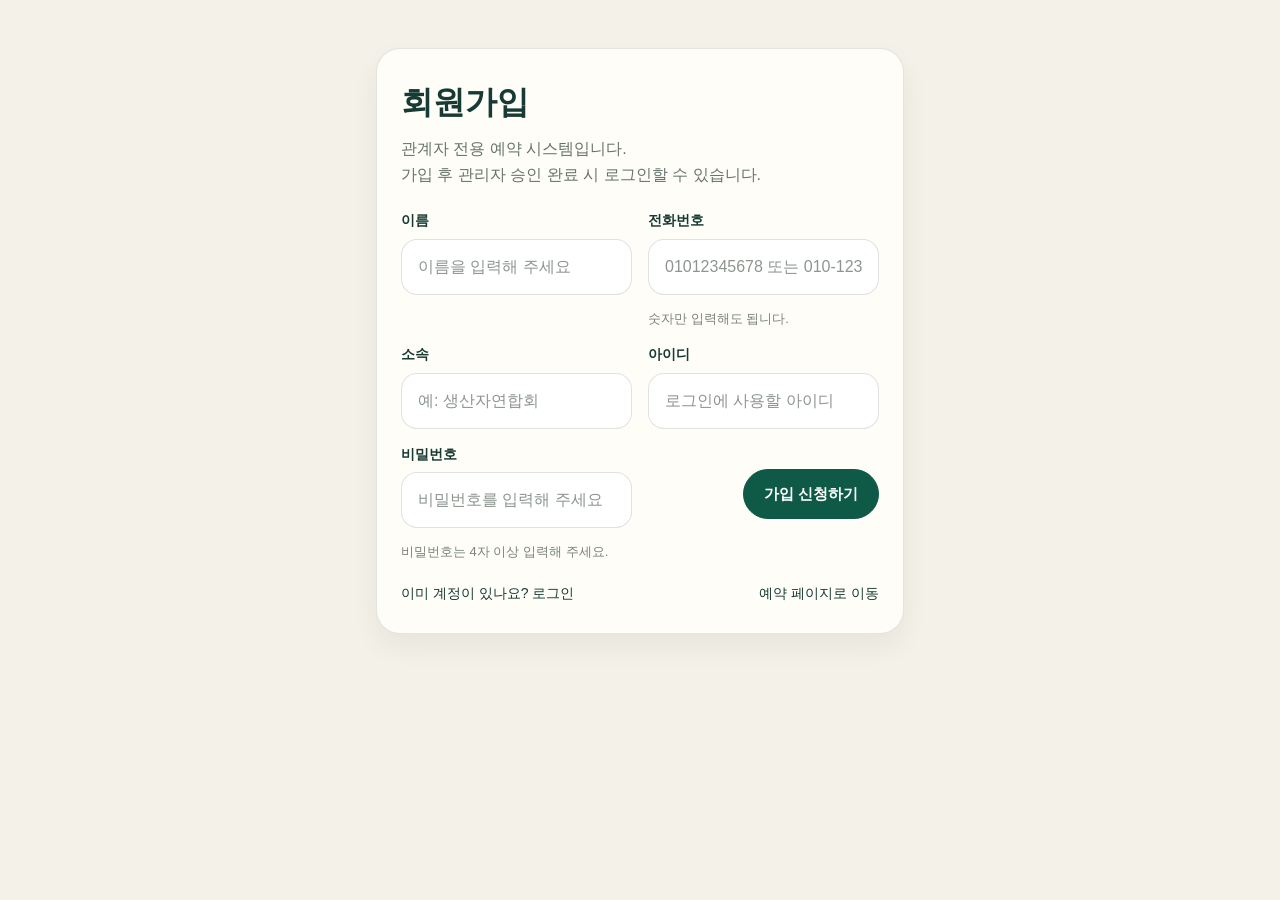
<file: signup.html>
<!DOCTYPE html>
<html lang="ko">
<head>
  <meta charset="UTF-8" />
  <meta name="viewport" content="width=device-width, initial-scale=1.0" />
  <title>회원가입 | 한살림 농업살림센터 예약</title>
  <link rel="stylesheet" href="./assets/styles.css" />
  <style>
    body{
      margin:0;
      background:#f4f1e8;
      color:#173b34;
      font-family:Arial, sans-serif;
    }
    .auth-wrap{
      max-width:560px;
      margin:48px auto;
      padding:0 16px;
    }
    .auth-card{
      background:#fffdf8;
      border:1px solid rgba(23,59,52,.12);
      border-radius:24px;
      padding:28px 24px;
      box-shadow:0 12px 28px rgba(0,40,27,.06);
    }
    .auth-title{
      margin:0 0 8px;
      font-size:32px;
      font-weight:800;
    }
    .auth-desc{
      margin:0 0 24px;
      color:#66736e;
      line-height:1.6;
    }
    .form-grid{
      display:grid;
      gap:16px;
    }
    .field{
      display:flex;
      flex-direction:column;
      gap:8px;
    }
    .field-label{
      font-weight:700;
    }
    .field input{
      height:52px;
      border-radius:14px;
      border:1px solid #d9ddd7;
      padding:0 16px;
      font-size:16px;
      box-sizing:border-box;
      width:100%;
    }
    .field-help{
      font-size:13px;
      color:#7a837c;
      line-height:1.5;
    }
    .auth-actions{
      display:flex;
      gap:12px;
      justify-content:flex-end;
      margin-top:24px;
      flex-wrap:wrap;
    }
    .auth-links{
      display:flex;
      justify-content:space-between;
      margin-top:20px;
      gap:12px;
      flex-wrap:wrap;
      font-size:14px;
    }
    .msg{
      margin-top:18px;
      padding:14px 16px;
      border-radius:14px;
      display:none;
      line-height:1.6;
    }
    .msg.show{ display:block; }
    .msg.success{
      background:#edf7f0;
      color:#1c5b34;
      border:1px solid #cfe7d5;
    }
    .msg.error{
      background:#fff1f0;
      color:#9a2f2f;
      border:1px solid #f0c7c3;
    }
    .btn{
      height:48px;
      padding:0 20px;
      border-radius:999px;
      border:1px solid #d9ddd7;
      background:#fff;
      cursor:pointer;
      font-weight:700;
      font-size:15px;
      text-decoration:none;
      display:inline-flex;
      align-items:center;
      justify-content:center;
      color:#173b34;
      box-sizing:border-box;
    }
    .btn-primary{
      background:#0f5a46;
      color:#fff;
      border-color:#0f5a46;
    }
    .btn:disabled{
      opacity:.6;
      cursor:not-allowed;
    }
  </style>
</head>
<body>
  <main class="auth-wrap">
    <section class="auth-card">
      <h1 class="auth-title">회원가입</h1>
      <p class="auth-desc">
        관계자 전용 예약 시스템입니다.<br />
        가입 후 관리자 승인 완료 시 로그인할 수 있습니다.
      </p>

      <form id="signupForm" class="form-grid">
        <label class="field">
          <span class="field-label">이름</span>
          <input type="text" id="name" name="name" placeholder="이름을 입력해 주세요" required />
        </label>

        <label class="field">
          <span class="field-label">전화번호</span>
          <input type="text" id="phone" name="phone" placeholder="01012345678 또는 010-1234-5678" required />
          <span class="field-help">숫자만 입력해도 됩니다.</span>
        </label>

        <label class="field">
          <span class="field-label">소속</span>
          <input type="text" id="affiliation" name="affiliation" placeholder="예: 생산자연합회" required />
        </label>

        <label class="field">
          <span class="field-label">아이디</span>
          <input type="text" id="loginId" name="loginId" placeholder="로그인에 사용할 아이디" required />
        </label>

        <label class="field">
          <span class="field-label">비밀번호</span>
          <input type="password" id="password" name="password" placeholder="비밀번호를 입력해 주세요" required />
          <span class="field-help">비밀번호는 4자 이상 입력해 주세요.</span>
        </label>

        <div class="auth-actions">
          <button type="submit" class="btn btn-primary" id="btnSignup">가입 신청하기</button>
        </div>
      </form>

      <div id="messageBox" class="msg"></div>

      <div class="auth-links">
        <a href="./login.html">이미 계정이 있나요? 로그인</a>
        <a href="./index.html">예약 페이지로 이동</a>
      </div>
    </section>
  </main>

  <script src="./assets/config.js"></script>
  <script src="./assets/auth.js"></script>
  <script>
    (function () {
      const form = document.getElementById('signupForm');
      const btn = document.getElementById('btnSignup');
      const box = document.getElementById('messageBox');

      function showMessage(type, text) {
        box.className = `msg show ${type}`;
        box.textContent = text;
      }

      function formatPhone(value) {
        const digits = String(value || '').replace(/\D/g, '').slice(0, 11);
        if (digits.length < 4) return digits;
        if (digits.length < 8) return `${digits.slice(0, 3)}-${digits.slice(3)}`;
        return `${digits.slice(0, 3)}-${digits.slice(3, 7)}-${digits.slice(7)}`;
      }

      document.getElementById('phone').addEventListener('input', (e) => {
        e.target.value = formatPhone(e.target.value);
      });

      form.addEventListener('submit', async (e) => {
        e.preventDefault();
        btn.disabled = true;
        btn.textContent = '처리 중...';
        box.className = 'msg';
        box.textContent = '';

        try {
          const payload = {
            name: document.getElementById('name').value.trim(),
            phone: document.getElementById('phone').value.trim(),
            affiliation: document.getElementById('affiliation').value.trim(),
            loginId: document.getElementById('loginId').value.trim(),
            password: document.getElementById('password').value
          };

          const result = await window.HSAuth.signup(payload);
          showMessage('success', result.message || '회원가입 신청이 완료되었습니다.');
          form.reset();
        } catch (err) {
          showMessage('error', err.message || '회원가입 중 오류가 발생했습니다.');
        } finally {
          btn.disabled = false;
          btn.textContent = '가입 신청하기';
        }
      });
    })();
  </script>
</body>
</html>
</file>
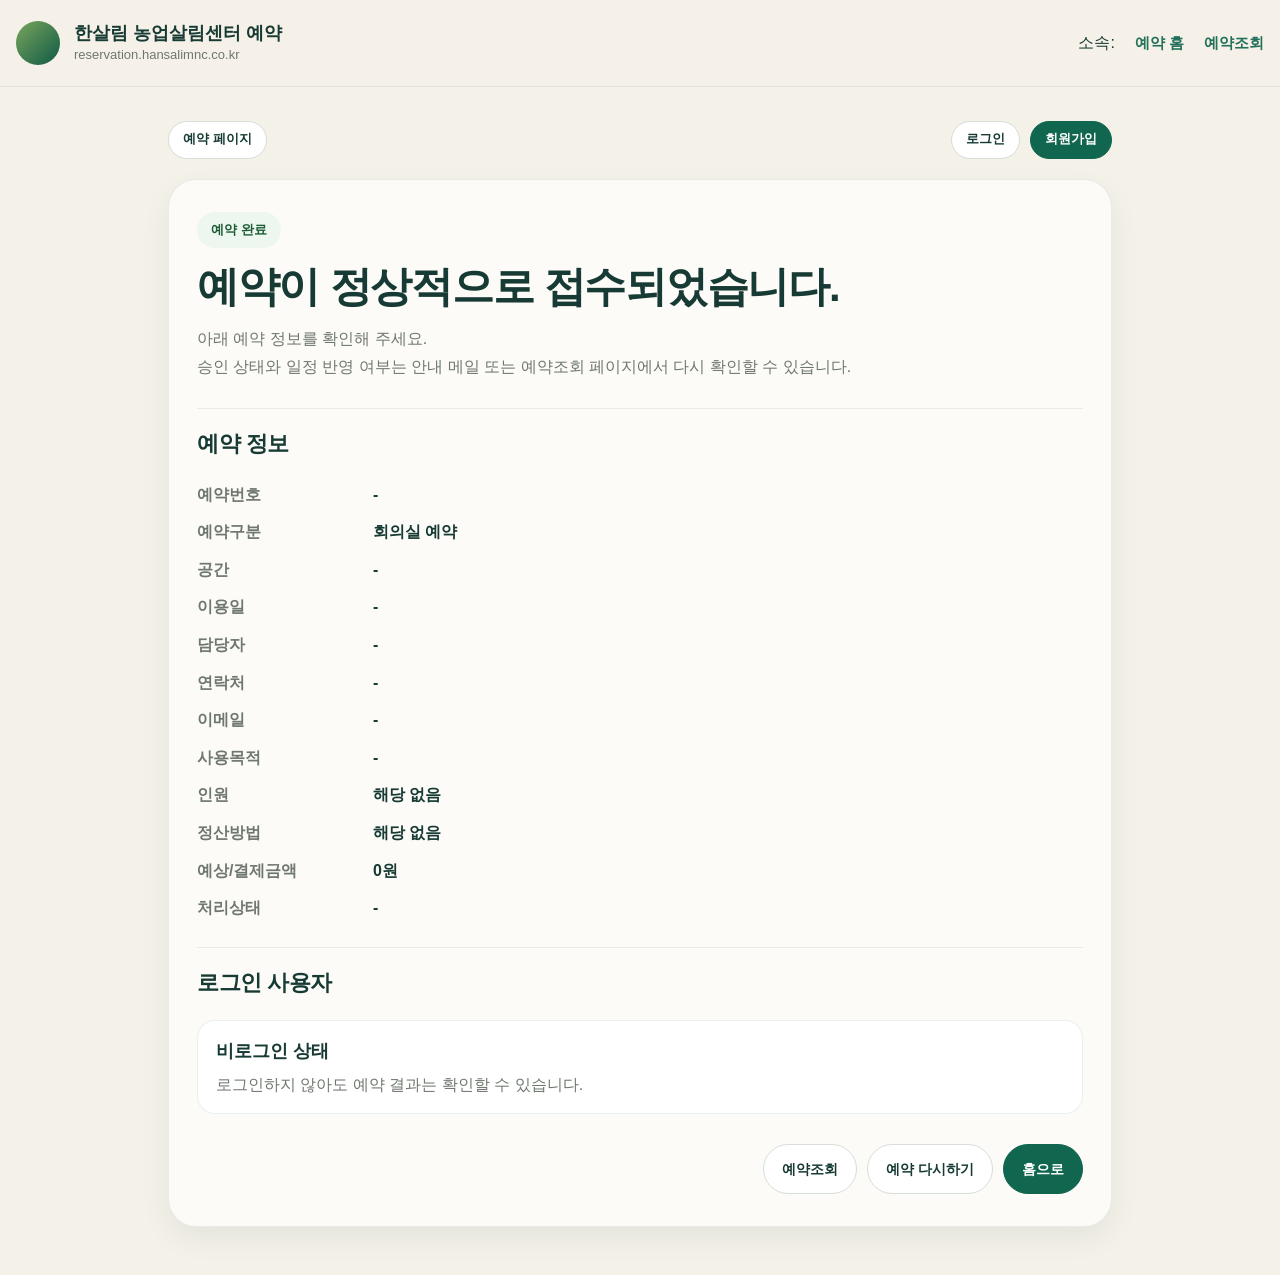
<file: success.html>
<!DOCTYPE html>
<html lang="ko">
<head>
  <meta charset="UTF-8" />
  <meta name="viewport" content="width=device-width, initial-scale=1.0" />
  <title>예약 완료 | 한살림 농업살림센터 예약</title>
  <link rel="stylesheet" href="./assets/styles.css" />
  <style>
    :root{
      --bg:#f3f1e8;
      --card:#fcfbf7;
      --line:#d8ddd7;
      --text:#173b34;
      --muted:#6f786f;
      --primary:#11664f;
      --primary-dark:#0d5a45;
      --shadow:0 12px 30px rgba(0,40,27,.06);
      --radius:26px;
    }

    *{ box-sizing:border-box; }

    body{
      margin:0;
      background:var(--bg);
      color:var(--text);
      font-family:Arial, sans-serif;
    }

    .page{
      max-width:980px;
      margin:0 auto;
      padding:34px 18px 48px;
    }

    .topbar{
      display:flex;
      justify-content:space-between;
      align-items:center;
      gap:16px;
      flex-wrap:wrap;
      margin-bottom:20px;
    }

    .auth-mini-actions{
      display:flex;
      gap:10px;
      flex-wrap:wrap;
    }

    .mini-link-btn{
      height:38px;
      padding:0 14px;
      border-radius:999px;
      border:1px solid #d7ddd8;
      background:#fff;
      color:#173b34;
      font-size:13px;
      font-weight:800;
      text-decoration:none;
      display:inline-flex;
      align-items:center;
      justify-content:center;
      cursor:pointer;
    }

    .mini-link-btn.primary{
      background:var(--primary);
      color:#fff;
      border-color:var(--primary);
    }

    .card{
      background:var(--card);
      border:1px solid rgba(23,59,52,.08);
      border-radius:28px;
      box-shadow:var(--shadow);
      padding:32px 28px;
    }

    .eyebrow{
      display:inline-flex;
      align-items:center;
      padding:8px 14px;
      border-radius:999px;
      background:#edf7f0;
      color:#1c5b34;
      font-size:13px;
      font-weight:800;
      margin-bottom:16px;
    }

    .title{
      margin:0;
      font-size:42px;
      line-height:1.1;
      letter-spacing:-0.03em;
      font-weight:900;
    }

    .desc{
      margin:14px 0 0;
      color:var(--muted);
      line-height:1.8;
      font-size:16px;
    }

    .section{
      margin-top:26px;
      padding-top:22px;
      border-top:1px solid rgba(23,59,52,.08);
    }

    .section-title{
      margin:0 0 14px;
      font-size:22px;
      font-weight:900;
    }

    .info-grid{
      display:grid;
      grid-template-columns:160px 1fr;
      gap:12px 16px;
    }

    .info-grid dt{
      margin:0;
      color:var(--muted);
      font-weight:800;
    }

    .info-grid dd{
      margin:0;
      font-weight:700;
      word-break:break-all;
    }

    .actions{
      display:flex;
      justify-content:flex-end;
      gap:10px;
      flex-wrap:wrap;
      margin-top:30px;
    }

    .btn{
      height:46px;
      padding:0 18px;
      border-radius:999px;
      border:1px solid #d7ddd8;
      background:#fff;
      color:var(--text);
      font-size:14px;
      font-weight:800;
      cursor:pointer;
      text-decoration:none;
      display:inline-flex;
      align-items:center;
      justify-content:center;
    }

    .btn-primary{
      background:var(--primary);
      color:#fff;
      border-color:var(--primary);
    }

    .login-user-box{
      display:flex;
      flex-direction:column;
      gap:6px;
      padding:16px 18px;
      border:1px solid rgba(23,59,52,.08);
      border-radius:18px;
      background:#fff;
    }

    .login-user-box strong{
      font-size:18px;
    }

    .login-user-box span{
      color:var(--muted);
      line-height:1.6;
    }

    @media (max-width: 720px){
      .page{
        padding:22px 14px 36px;
      }

      .title{
        font-size:34px;
      }

      .info-grid{
        grid-template-columns:1fr;
        gap:6px;
      }

      .actions{
        justify-content:stretch;
      }

      .actions .btn,
      .topbar .mini-link-btn{
        width:100%;
      }
    }
  </style>
</head>
<body>

   <header class="site-header">
    <div class="container nav">
      <a class="brand" href="./index.html" aria-label="한살림 농업살림센터 예약 홈">
        <span class="brand-mark" aria-hidden="true"></span>
        <span class="brand-text">
          <strong>한살림 농업살림센터 예약</strong>
          <span>reservation.hansalimnc.co.kr</span>
        </span>
      </a>

      <nav class="nav-links" aria-label="주요 메뉴">
        <div class="top-auth-area" data-auth-status></div>
        <p>소속: <span data-user-affiliation></span></p>
        <a href="./index.html" class="active">예약 홈</a>
        <a href="./lookup.html" class="active">예약조회</a>
      </nav>
    </div>
  </header>
  
  <main class="page">
    <div class="topbar">
      <div>
        <a href="./index.html" class="mini-link-btn">예약 페이지</a>
      </div>
      <div class="auth-mini-actions" id="authStatusArea"></div>
    </div>

    <section class="card">
      <div class="eyebrow">예약 완료</div>
      <h1 class="title">예약이 정상적으로 접수되었습니다.</h1>
      <p class="desc">
        아래 예약 정보를 확인해 주세요.<br />
        승인 상태와 일정 반영 여부는 안내 메일 또는 예약조회 페이지에서 다시 확인할 수 있습니다.
      </p>

      <section class="section">
        <h2 class="section-title">예약 정보</h2>
        <dl class="info-grid">
          <dt>예약번호</dt>
          <dd id="r-reservationNo">-</dd>

          <dt>예약구분</dt>
          <dd id="r-bookingType">-</dd>

          <dt>공간</dt>
          <dd id="r-resourceName">-</dd>

          <dt>이용일</dt>
          <dd id="r-dateText">-</dd>

          <dt>담당자</dt>
          <dd id="r-contactName">-</dd>

          <dt>연락처</dt>
          <dd id="r-phone">-</dd>

          <dt>이메일</dt>
          <dd id="r-email">-</dd>

          <dt>사용목적</dt>
          <dd id="r-purpose">-</dd>

          <dt>인원</dt>
          <dd id="r-headcount">-</dd>

          <dt>정산방법</dt>
          <dd id="r-settlementMethod">-</dd>

          <dt>예상/결제금액</dt>
          <dd id="r-amount">-</dd>

          <dt>처리상태</dt>
          <dd id="r-status">-</dd>
        </dl>
      </section>

      <section class="section">
        <h2 class="section-title">로그인 사용자</h2>
        <div class="login-user-box" id="loginUserBox">
          <strong>확인 중...</strong>
          <span>로그인 정보 확인 중입니다.</span>
        </div>
      </section>

      <div class="actions" id="actionButtons">
        <a class="btn" id="btnLookup" href="#">예약조회</a>
        <a class="btn" id="btnRetry" href="./index.html">예약 다시하기</a>
        <a class="btn btn-primary" id="btnHome" href="#">홈으로</a>
      </div>
    </section>
  </main>

  <script src="./assets/config.js"></script>
  <script src="./assets/auth.js"></script>
  <script>
    (function () {
      const cfg = window.HS_CONFIG || {};
      const stored = JSON.parse(sessionStorage.getItem('hs_last_reservation') || '{}');

      function setText(id, value) {
        const el = document.getElementById(id);
        if (el) el.textContent = value || '-';
      }

      function formatAmount(value) {
        const num = Number(value || 0);
        if (!num) return '0원';
        return `${num.toLocaleString('ko-KR')}원`;
      }

      function bookingTypeLabel(type) {
        return type === 'dorm' ? '연수원 예약' : '회의실 예약';
      }

      async function renderAuthStatus() {
        const area = document.getElementById('authStatusArea');
        const loginUserBox = document.getElementById('loginUserBox');
        const actionButtons = document.getElementById('actionButtons');

        if (!window.HSAuth || !window.HSAuth.isLoggedIn()) {
          area.innerHTML = `
            <a href="./login.html" class="mini-link-btn">로그인</a>
            <a href="./signup.html" class="mini-link-btn primary">회원가입</a>
          `;
          loginUserBox.innerHTML = `
            <strong>비로그인 상태</strong>
            <span>로그인하지 않아도 예약 결과는 확인할 수 있습니다.</span>
          `;
          return;
        }

        try {
          const me = await window.HSAuth.getMe();
          const user = me.user || {};

          area.innerHTML = `
            ${user.role === 'admin' ? `<a href="./admin-users.html" class="mini-link-btn">관리자 페이지</a>` : ''}
            <button type="button" class="mini-link-btn" id="btnLogout">로그아웃</button>
          `;

          loginUserBox.innerHTML = `
            <strong>${user.name || '-'}</strong>
            <span>${user.affiliation || '-'}</span>
            <span>${user.phone || '-'}</span>
          `;

          if (user.role === 'admin') {
            const adminBtn = document.createElement('a');
            adminBtn.href = './admin-users.html';
            adminBtn.className = 'btn';
            adminBtn.textContent = '관리자 페이지';
            actionButtons.prepend(adminBtn);
          }

          const btnLogout = document.getElementById('btnLogout');
          if (btnLogout) {
            btnLogout.addEventListener('click', async () => {
              await window.HSAuth.logout();
              window.location.href = './login.html';
            });
          }
        } catch (err) {
          area.innerHTML = `
            <a href="./login.html" class="mini-link-btn">로그인</a>
            <a href="./signup.html" class="mini-link-btn primary">회원가입</a>
          `;
          loginUserBox.innerHTML = `
            <strong>로그인 정보 확인 실패</strong>
            <span>다시 로그인해 주세요.</span>
          `;
        }
      }

      function renderReservation() {
        const reservation = stored.reservation || stored.booking || stored.appsScript?.reservation || {};
        const reservationNo = stored.reservationNo || stored.appsScript?.reservationNo || reservation.reservationNo || '-';
        const status = stored.status || stored.appsScript?.status || '-';

        const dateText = reservation.bookingType === 'meeting'
          ? (reservation.startDate || '-')
          : [reservation.startDate, reservation.endDate].filter(Boolean).join(' ~ ') || '-';

        setText('r-reservationNo', reservationNo);
        setText('r-bookingType', bookingTypeLabel(reservation.bookingType));
        setText('r-resourceName', reservation.resourceName || '-');
        setText('r-dateText', dateText);
        setText('r-contactName', reservation.contactName || '-');
        setText('r-phone', reservation.phone || '-');
        setText('r-email', reservation.email || '-');
        setText('r-purpose', reservation.purpose || '-');
        setText('r-headcount', reservation.bookingType === 'dorm' ? String(reservation.headcount || 0) : '해당 없음');
        setText('r-settlementMethod', reservation.settlementMethod || (reservation.bookingType === 'dorm' ? '카드결제' : '해당 없음'));
        setText('r-amount', formatAmount(reservation.totalAmount));
        setText('r-status', status);
      }

      function setLinks() {
        const homeUrl = cfg.homeUrl || cfg.homepageUrl || 'https://www.hansalimnc.co.kr';
        const lookupUrl = cfg.lookupUrl || './lookup.html';

        document.getElementById('btnHome').href = homeUrl;
        document.getElementById('btnLookup').href = lookupUrl;
      }

      renderReservation();
      setLinks();
      renderAuthStatus();
    })();
  </script>
</body>
</html>
</file>
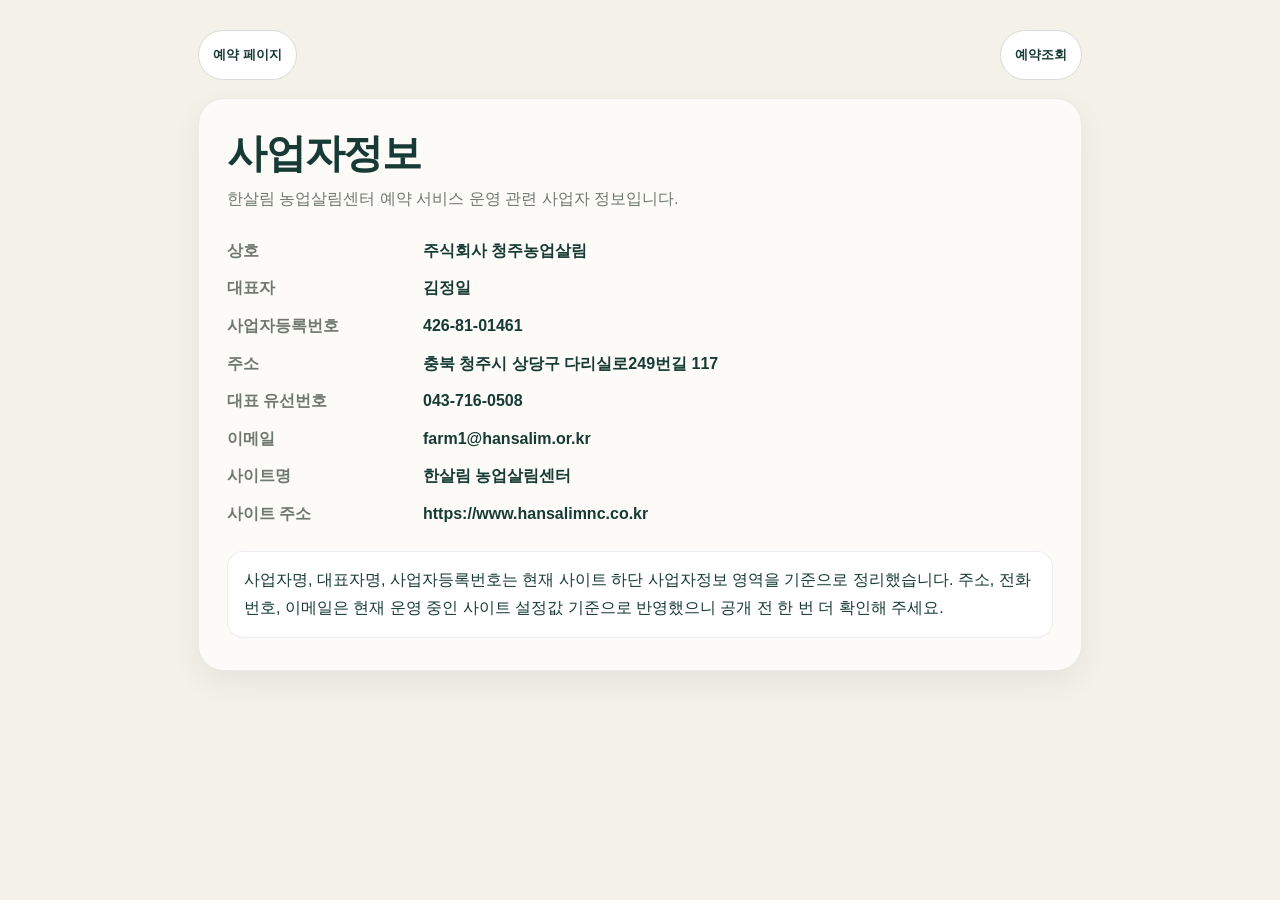
<file: pages/business.html>
<!DOCTYPE html>
<html lang="ko">
<head>
  <meta charset="UTF-8" />
  <meta name="viewport" content="width=device-width, initial-scale=1.0" />
  <title>사업자정보 | 한살림 농업살림센터 예약</title>
  <link rel="stylesheet" href="../assets/styles.css" />
  <style>
    body{margin:0;background:#f3f1e8;color:#173b34;font-family:Arial,sans-serif}.wrap{max-width:920px;margin:0 auto;padding:30px 18px 48px}.card{background:#fcfbf7;border:1px solid rgba(23,59,52,.08);border-radius:26px;box-shadow:0 12px 30px rgba(0,40,27,.06);padding:32px 28px}
    h1{margin:0 0 10px;font-size:40px;line-height:1.1;font-weight:900;letter-spacing:-.03em}.lead{margin:0 0 24px;color:#6f786f;line-height:1.8} dl{display:grid;grid-template-columns:180px 1fr;gap:12px 16px} dt{margin:0;color:#6f786f;font-weight:800} dd{margin:0;font-weight:700;word-break:break-all} .top{display:flex;justify-content:space-between;gap:10px;flex-wrap:wrap;margin-bottom:18px}.btn{height:40px;padding:0 14px;border-radius:999px;border:1px solid #d7ddd8;background:#fff;color:#173b34;font-size:13px;font-weight:800;text-decoration:none;display:inline-flex;align-items:center;justify-content:center} .note{margin-top:24px;padding:14px 16px;border-radius:16px;background:#fff;border:1px solid rgba(23,59,52,.08);line-height:1.8}
    @media (max-width:720px){.wrap{padding:22px 14px 36px}h1{font-size:32px}dl{grid-template-columns:1fr;gap:6px}}
  </style>
</head>
<body>
  <main class="wrap">
    <div class="top">
      <a href="../index.html" class="btn">예약 페이지</a>
      <a href="../lookup.html" class="btn">예약조회</a>
    </div>
    <section class="card">
      <h1>사업자정보</h1>
      <p class="lead">한살림 농업살림센터 예약 서비스 운영 관련 사업자 정보입니다.</p>
      <dl>
        <dt>상호</dt>
        <dd>주식회사 청주농업살림</dd>

        <dt>대표자</dt>
        <dd>김정일</dd>

        <dt>사업자등록번호</dt>
        <dd>426-81-01461</dd>

        <dt>주소</dt>
        <dd>충북 청주시 상당구 다리실로249번길 117</dd>

        <dt>대표 유선번호</dt>
        <dd>043-716-0508</dd>

        <dt>이메일</dt>
        <dd>farm1@hansalim.or.kr</dd>

        <dt>사이트명</dt>
        <dd>한살림 농업살림센터</dd>

        <dt>사이트 주소</dt>
        <dd>https://www.hansalimnc.co.kr</dd>
      </dl>
      <div class="note">사업자명, 대표자명, 사업자등록번호는 현재 사이트 하단 사업자정보 영역을 기준으로 정리했습니다. 주소, 전화번호, 이메일은 현재 운영 중인 사이트 설정값 기준으로 반영했으니 공개 전 한 번 더 확인해 주세요.</div>
    </section>
  </main>
</body>
</html>
</file>
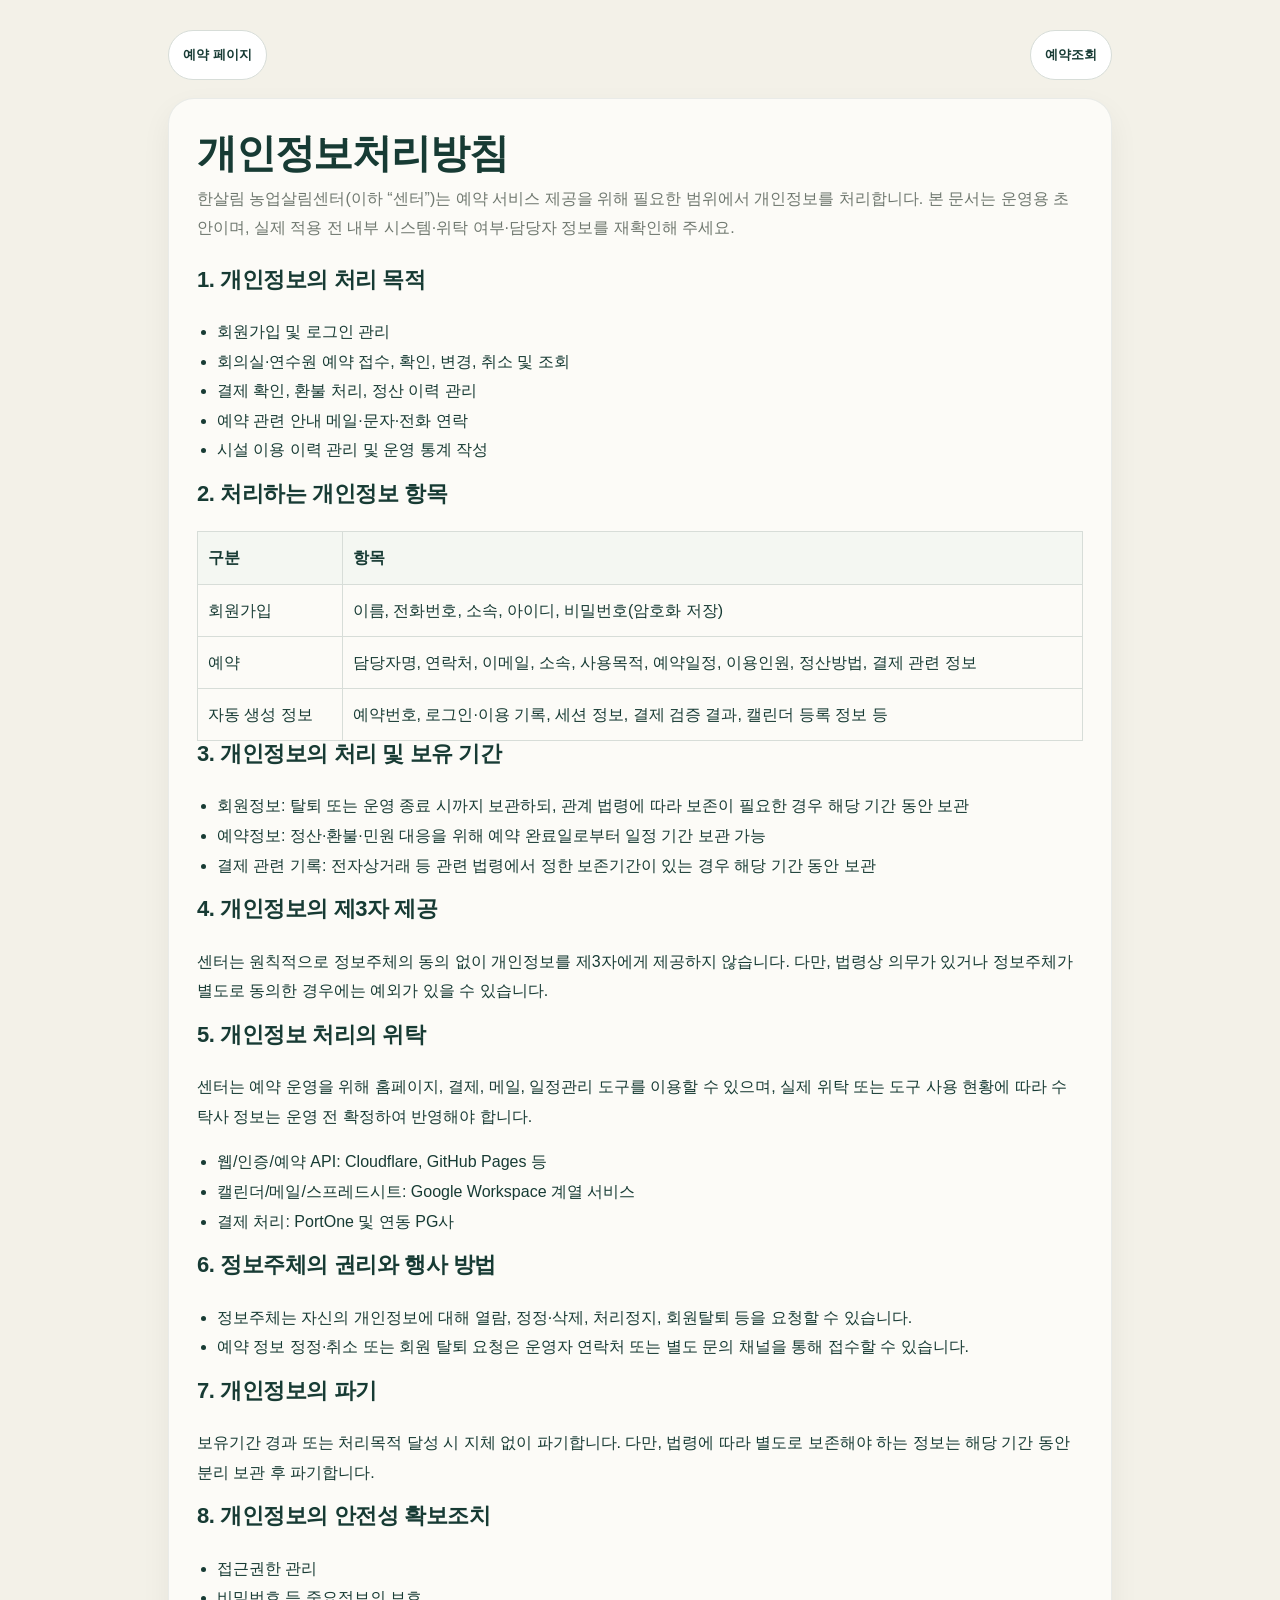
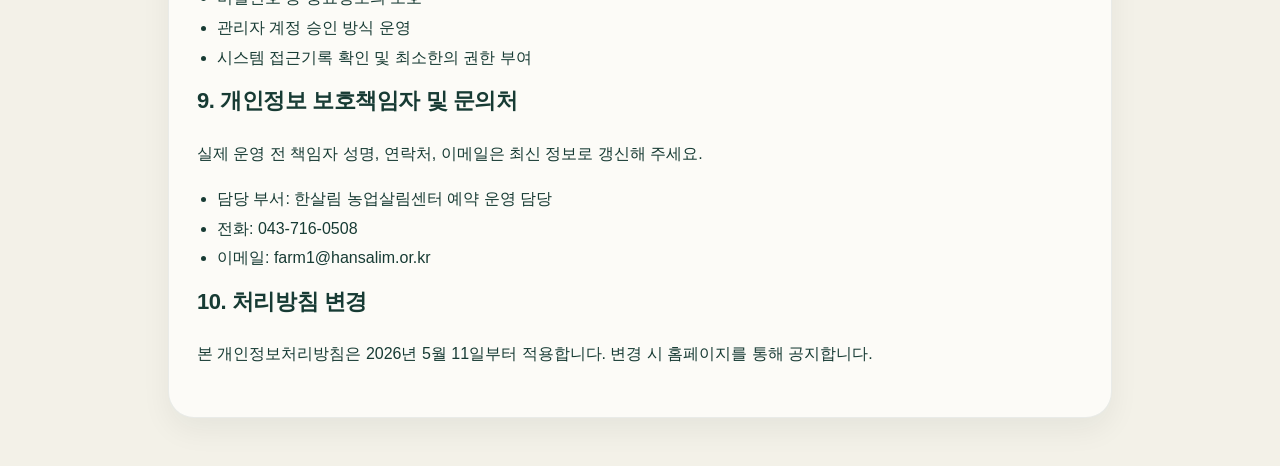
<file: pages/privacy.html>
<!DOCTYPE html>
<html lang="ko">
<head>
  <meta charset="UTF-8" />
  <meta name="viewport" content="width=device-width, initial-scale=1.0" />
  <title>개인정보처리방침 | 한살림 농업살림센터 예약</title>
  <link rel="stylesheet" href="../assets/styles.css" />
  <style>
    body{margin:0;background:#f3f1e8;color:#173b34;font-family:Arial,sans-serif}.wrap{max-width:980px;margin:0 auto;padding:30px 18px 48px}.card{background:#fcfbf7;border:1px solid rgba(23,59,52,.08);border-radius:26px;box-shadow:0 12px 30px rgba(0,40,27,.06);padding:32px 28px}
    h1{margin:0 0 10px;font-size:40px;line-height:1.1;font-weight:900;letter-spacing:-.03em}.lead{margin:0 0 24px;color:#6f786f;line-height:1.8}h2{margin:30px 0 12px;font-size:22px;font-weight:900} p,li{line-height:1.85} ul{padding-left:20px} table{width:100%;border-collapse:collapse;margin-top:10px} th,td{border:1px solid #d7ddd8;padding:12px 10px;text-align:left;vertical-align:top;line-height:1.7} th{background:#f4f7f2;font-weight:900} .top{display:flex;justify-content:space-between;gap:10px;flex-wrap:wrap;margin-bottom:18px}.btn{height:40px;padding:0 14px;border-radius:999px;border:1px solid #d7ddd8;background:#fff;color:#173b34;font-size:13px;font-weight:800;text-decoration:none;display:inline-flex;align-items:center;justify-content:center}
    @media (max-width:720px){.wrap{padding:22px 14px 36px}h1{font-size:32px}}
  </style>
</head>
<body>
  <main class="wrap">
    <div class="top">
      <a href="../index.html" class="btn">예약 페이지</a>
      <a href="../lookup.html" class="btn">예약조회</a>
    </div>
    <section class="card">
      <h1>개인정보처리방침</h1>
      <p class="lead">한살림 농업살림센터(이하 “센터”)는 예약 서비스 제공을 위해 필요한 범위에서 개인정보를 처리합니다. 본 문서는 운영용 초안이며, 실제 적용 전 내부 시스템·위탁 여부·담당자 정보를 재확인해 주세요.</p>

      <h2>1. 개인정보의 처리 목적</h2>
      <ul>
        <li>회원가입 및 로그인 관리</li>
        <li>회의실·연수원 예약 접수, 확인, 변경, 취소 및 조회</li>
        <li>결제 확인, 환불 처리, 정산 이력 관리</li>
        <li>예약 관련 안내 메일·문자·전화 연락</li>
        <li>시설 이용 이력 관리 및 운영 통계 작성</li>
      </ul>

      <h2>2. 처리하는 개인정보 항목</h2>
      <table>
        <thead><tr><th>구분</th><th>항목</th></tr></thead>
        <tbody>
          <tr><td>회원가입</td><td>이름, 전화번호, 소속, 아이디, 비밀번호(암호화 저장)</td></tr>
          <tr><td>예약</td><td>담당자명, 연락처, 이메일, 소속, 사용목적, 예약일정, 이용인원, 정산방법, 결제 관련 정보</td></tr>
          <tr><td>자동 생성 정보</td><td>예약번호, 로그인·이용 기록, 세션 정보, 결제 검증 결과, 캘린더 등록 정보 등</td></tr>
        </tbody>
      </table>

      <h2>3. 개인정보의 처리 및 보유 기간</h2>
      <ul>
        <li>회원정보: 탈퇴 또는 운영 종료 시까지 보관하되, 관계 법령에 따라 보존이 필요한 경우 해당 기간 동안 보관</li>
        <li>예약정보: 정산·환불·민원 대응을 위해 예약 완료일로부터 일정 기간 보관 가능</li>
        <li>결제 관련 기록: 전자상거래 등 관련 법령에서 정한 보존기간이 있는 경우 해당 기간 동안 보관</li>
      </ul>

      <h2>4. 개인정보의 제3자 제공</h2>
      <p>센터는 원칙적으로 정보주체의 동의 없이 개인정보를 제3자에게 제공하지 않습니다. 다만, 법령상 의무가 있거나 정보주체가 별도로 동의한 경우에는 예외가 있을 수 있습니다.</p>

      <h2>5. 개인정보 처리의 위탁</h2>
      <p>센터는 예약 운영을 위해 홈페이지, 결제, 메일, 일정관리 도구를 이용할 수 있으며, 실제 위탁 또는 도구 사용 현황에 따라 수탁사 정보는 운영 전 확정하여 반영해야 합니다.</p>
      <ul>
        <li>웹/인증/예약 API: Cloudflare, GitHub Pages 등</li>
        <li>캘린더/메일/스프레드시트: Google Workspace 계열 서비스</li>
        <li>결제 처리: PortOne 및 연동 PG사</li>
      </ul>

      <h2>6. 정보주체의 권리와 행사 방법</h2>
      <ul>
        <li>정보주체는 자신의 개인정보에 대해 열람, 정정·삭제, 처리정지, 회원탈퇴 등을 요청할 수 있습니다.</li>
        <li>예약 정보 정정·취소 또는 회원 탈퇴 요청은 운영자 연락처 또는 별도 문의 채널을 통해 접수할 수 있습니다.</li>
      </ul>

      <h2>7. 개인정보의 파기</h2>
      <p>보유기간 경과 또는 처리목적 달성 시 지체 없이 파기합니다. 다만, 법령에 따라 별도로 보존해야 하는 정보는 해당 기간 동안 분리 보관 후 파기합니다.</p>

      <h2>8. 개인정보의 안전성 확보조치</h2>
      <ul>
        <li>접근권한 관리</li>
        <li>비밀번호 등 중요정보의 보호</li>
        <li>관리자 계정 승인 방식 운영</li>
        <li>시스템 접근기록 확인 및 최소한의 권한 부여</li>
      </ul>

      <h2>9. 개인정보 보호책임자 및 문의처</h2>
      <p>실제 운영 전 책임자 성명, 연락처, 이메일은 최신 정보로 갱신해 주세요.</p>
      <ul>
        <li>담당 부서: 한살림 농업살림센터 예약 운영 담당</li>
        <li>전화: 043-716-0508</li>
        <li>이메일: farm1@hansalim.or.kr</li>
      </ul>

      <h2>10. 처리방침 변경</h2>
      <p>본 개인정보처리방침은 2026년 5월 11일부터 적용합니다. 변경 시 홈페이지를 통해 공지합니다.</p>
    </section>
  </main>
</body>
</html>
</file>
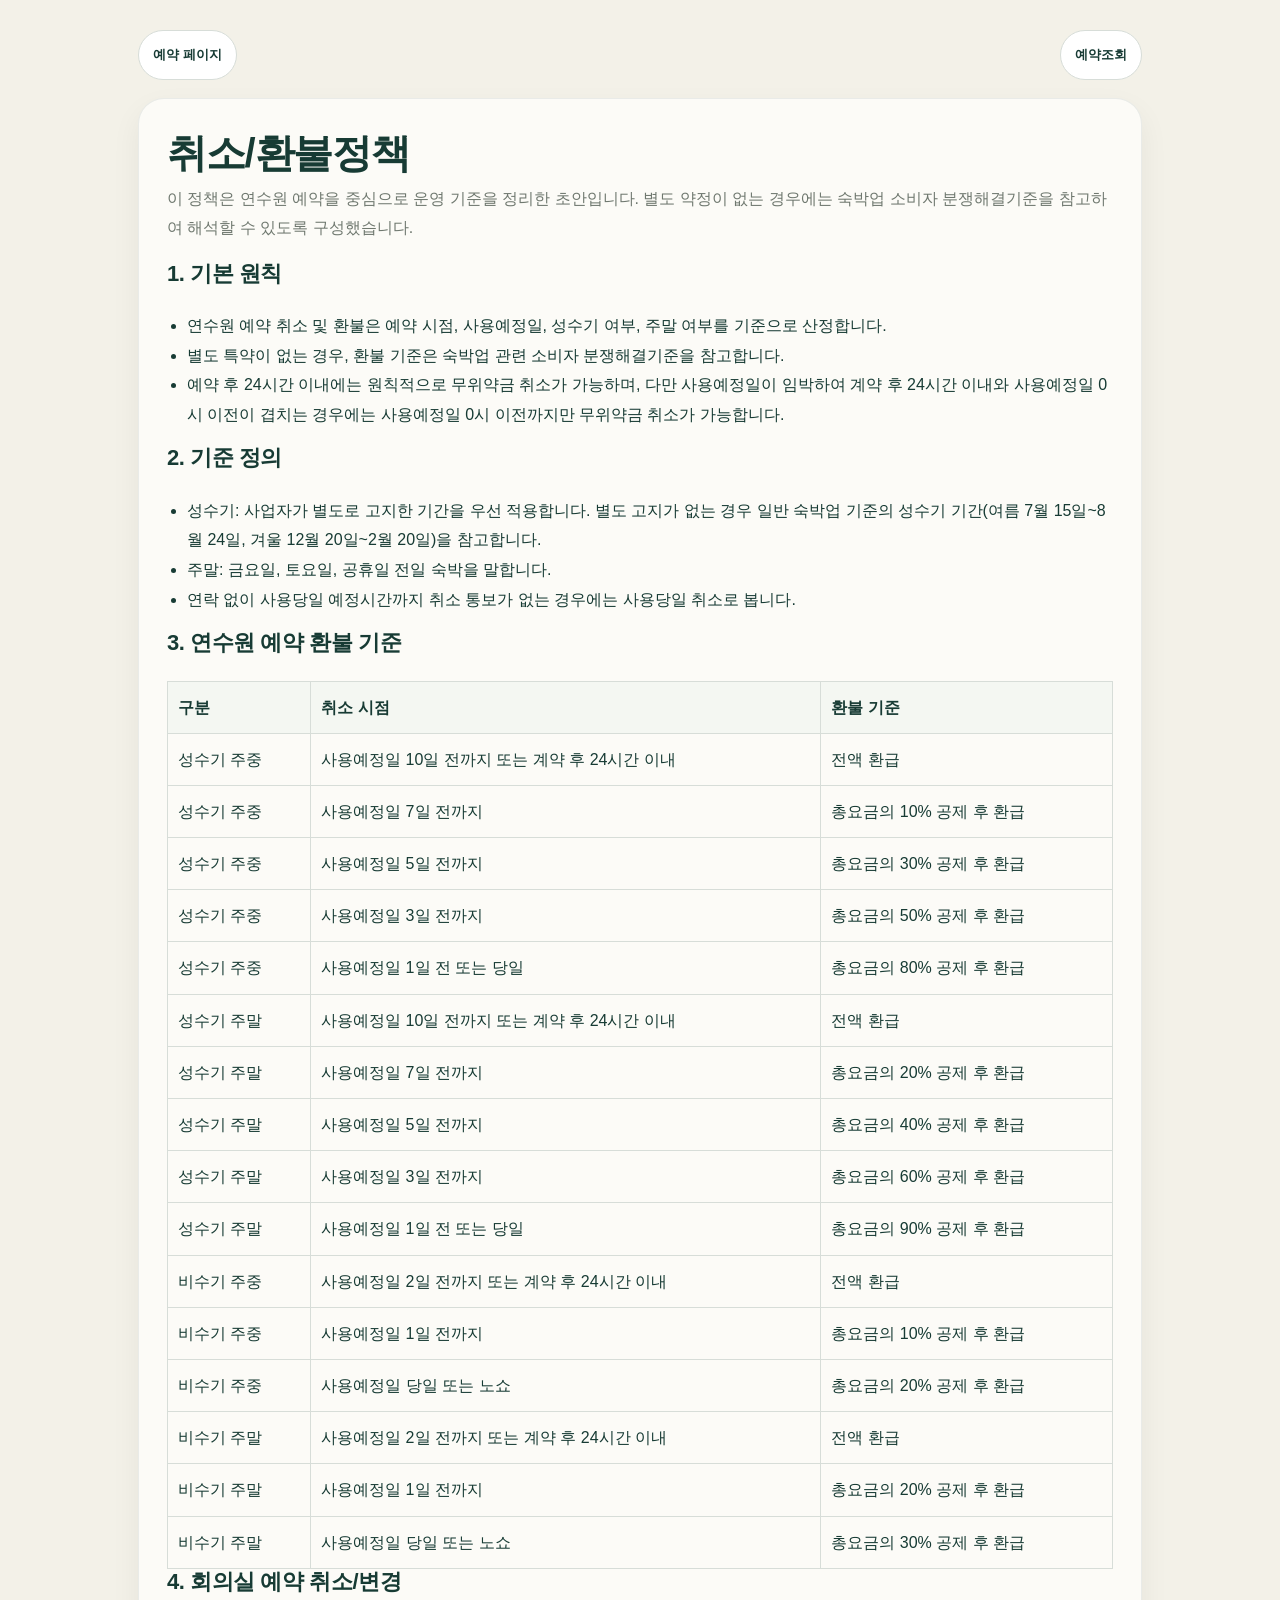
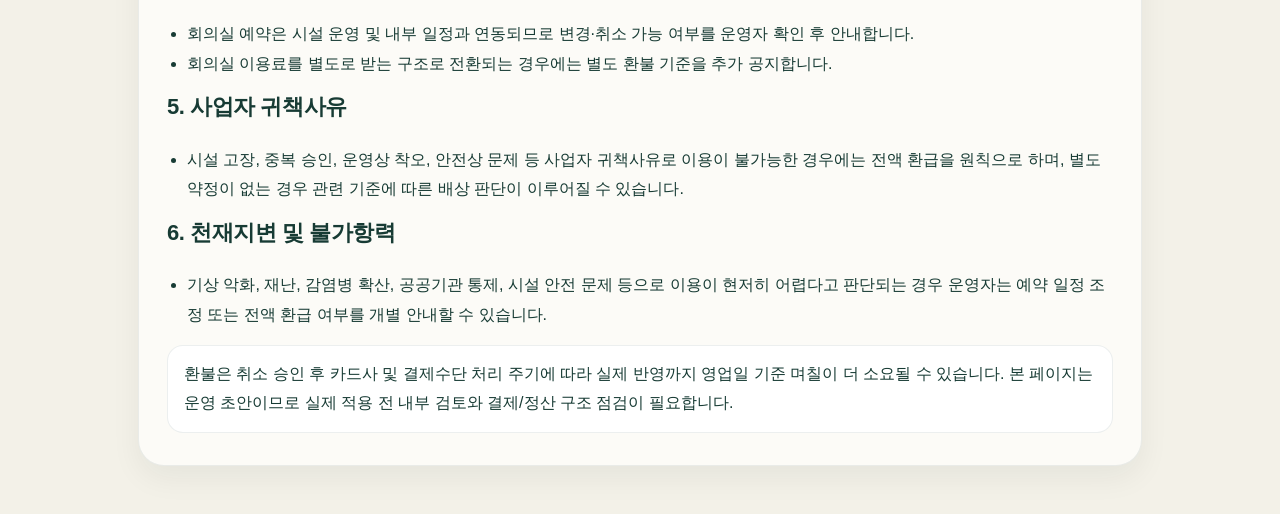
<file: pages/refund.html>
<!DOCTYPE html>
<html lang="ko">
<head>
  <meta charset="UTF-8" />
  <meta name="viewport" content="width=device-width, initial-scale=1.0" />
  <title>취소/환불정책 | 한살림 농업살림센터 예약</title>
  <link rel="stylesheet" href="../assets/styles.css" />
  <style>
    body{margin:0;background:#f3f1e8;color:#173b34;font-family:Arial,sans-serif}.wrap{max-width:1040px;margin:0 auto;padding:30px 18px 48px}.card{background:#fcfbf7;border:1px solid rgba(23,59,52,.08);border-radius:26px;box-shadow:0 12px 30px rgba(0,40,27,.06);padding:32px 28px}
    h1{margin:0 0 10px;font-size:40px;line-height:1.1;font-weight:900;letter-spacing:-.03em}.lead{margin:0 0 18px;color:#6f786f;line-height:1.8}
    h2{margin:28px 0 12px;font-size:22px;font-weight:900} p,li{line-height:1.85} ul{padding-left:20px}
    table{width:100%;border-collapse:collapse;margin-top:14px} th,td{border:1px solid #d7ddd8;padding:12px 10px;text-align:left;vertical-align:top;line-height:1.7} th{background:#f4f7f2;font-weight:900}
    .note{margin-top:14px;padding:14px 16px;border-radius:16px;background:#fff;border:1px solid rgba(23,59,52,.08);line-height:1.8}
    .top{display:flex;justify-content:space-between;gap:10px;flex-wrap:wrap;margin-bottom:18px}.btn{height:40px;padding:0 14px;border-radius:999px;border:1px solid #d7ddd8;background:#fff;color:#173b34;font-size:13px;font-weight:800;text-decoration:none;display:inline-flex;align-items:center;justify-content:center}
    @media (max-width:720px){.wrap{padding:22px 14px 36px}h1{font-size:32px}table,thead,tbody,tr,th,td{display:block}thead{display:none}td{padding-left:12px}}
  </style>
</head>
<body>
  <main class="wrap">
    <div class="top">
      <a href="../index.html" class="btn">예약 페이지</a>
      <a href="../lookup.html" class="btn">예약조회</a>
    </div>
    <section class="card">
      <h1>취소/환불정책</h1>
      <p class="lead">이 정책은 연수원 예약을 중심으로 운영 기준을 정리한 초안입니다. 별도 약정이 없는 경우에는 숙박업 소비자 분쟁해결기준을 참고하여 해석할 수 있도록 구성했습니다.</p>

      <h2>1. 기본 원칙</h2>
      <ul>
        <li>연수원 예약 취소 및 환불은 예약 시점, 사용예정일, 성수기 여부, 주말 여부를 기준으로 산정합니다.</li>
        <li>별도 특약이 없는 경우, 환불 기준은 숙박업 관련 소비자 분쟁해결기준을 참고합니다.</li>
        <li>예약 후 24시간 이내에는 원칙적으로 무위약금 취소가 가능하며, 다만 사용예정일이 임박하여 계약 후 24시간 이내와 사용예정일 0시 이전이 겹치는 경우에는 사용예정일 0시 이전까지만 무위약금 취소가 가능합니다.</li>
      </ul>

      <h2>2. 기준 정의</h2>
      <ul>
        <li>성수기: 사업자가 별도로 고지한 기간을 우선 적용합니다. 별도 고지가 없는 경우 일반 숙박업 기준의 성수기 기간(여름 7월 15일~8월 24일, 겨울 12월 20일~2월 20일)을 참고합니다.</li>
        <li>주말: 금요일, 토요일, 공휴일 전일 숙박을 말합니다.</li>
        <li>연락 없이 사용당일 예정시간까지 취소 통보가 없는 경우에는 사용당일 취소로 봅니다.</li>
      </ul>

      <h2>3. 연수원 예약 환불 기준</h2>
      <table>
        <thead>
          <tr><th>구분</th><th>취소 시점</th><th>환불 기준</th></tr>
        </thead>
        <tbody>
          <tr><td>성수기 주중</td><td>사용예정일 10일 전까지 또는 계약 후 24시간 이내</td><td>전액 환급</td></tr>
          <tr><td>성수기 주중</td><td>사용예정일 7일 전까지</td><td>총요금의 10% 공제 후 환급</td></tr>
          <tr><td>성수기 주중</td><td>사용예정일 5일 전까지</td><td>총요금의 30% 공제 후 환급</td></tr>
          <tr><td>성수기 주중</td><td>사용예정일 3일 전까지</td><td>총요금의 50% 공제 후 환급</td></tr>
          <tr><td>성수기 주중</td><td>사용예정일 1일 전 또는 당일</td><td>총요금의 80% 공제 후 환급</td></tr>

          <tr><td>성수기 주말</td><td>사용예정일 10일 전까지 또는 계약 후 24시간 이내</td><td>전액 환급</td></tr>
          <tr><td>성수기 주말</td><td>사용예정일 7일 전까지</td><td>총요금의 20% 공제 후 환급</td></tr>
          <tr><td>성수기 주말</td><td>사용예정일 5일 전까지</td><td>총요금의 40% 공제 후 환급</td></tr>
          <tr><td>성수기 주말</td><td>사용예정일 3일 전까지</td><td>총요금의 60% 공제 후 환급</td></tr>
          <tr><td>성수기 주말</td><td>사용예정일 1일 전 또는 당일</td><td>총요금의 90% 공제 후 환급</td></tr>

          <tr><td>비수기 주중</td><td>사용예정일 2일 전까지 또는 계약 후 24시간 이내</td><td>전액 환급</td></tr>
          <tr><td>비수기 주중</td><td>사용예정일 1일 전까지</td><td>총요금의 10% 공제 후 환급</td></tr>
          <tr><td>비수기 주중</td><td>사용예정일 당일 또는 노쇼</td><td>총요금의 20% 공제 후 환급</td></tr>

          <tr><td>비수기 주말</td><td>사용예정일 2일 전까지 또는 계약 후 24시간 이내</td><td>전액 환급</td></tr>
          <tr><td>비수기 주말</td><td>사용예정일 1일 전까지</td><td>총요금의 20% 공제 후 환급</td></tr>
          <tr><td>비수기 주말</td><td>사용예정일 당일 또는 노쇼</td><td>총요금의 30% 공제 후 환급</td></tr>
        </tbody>
      </table>

      <h2>4. 회의실 예약 취소/변경</h2>
      <ul>
        <li>회의실 예약은 시설 운영 및 내부 일정과 연동되므로 변경·취소 가능 여부를 운영자 확인 후 안내합니다.</li>
        <li>회의실 이용료를 별도로 받는 구조로 전환되는 경우에는 별도 환불 기준을 추가 공지합니다.</li>
      </ul>

      <h2>5. 사업자 귀책사유</h2>
      <ul>
        <li>시설 고장, 중복 승인, 운영상 착오, 안전상 문제 등 사업자 귀책사유로 이용이 불가능한 경우에는 전액 환급을 원칙으로 하며, 별도 약정이 없는 경우 관련 기준에 따른 배상 판단이 이루어질 수 있습니다.</li>
      </ul>

      <h2>6. 천재지변 및 불가항력</h2>
      <ul>
        <li>기상 악화, 재난, 감염병 확산, 공공기관 통제, 시설 안전 문제 등으로 이용이 현저히 어렵다고 판단되는 경우 운영자는 예약 일정 조정 또는 전액 환급 여부를 개별 안내할 수 있습니다.</li>
      </ul>

      <div class="note">
        환불은 취소 승인 후 카드사 및 결제수단 처리 주기에 따라 실제 반영까지 영업일 기준 며칠이 더 소요될 수 있습니다. 본 페이지는 운영 초안이므로 실제 적용 전 내부 검토와 결제/정산 구조 점검이 필요합니다.
      </div>
    </section>
  </main>
</body>
</html>
</file>
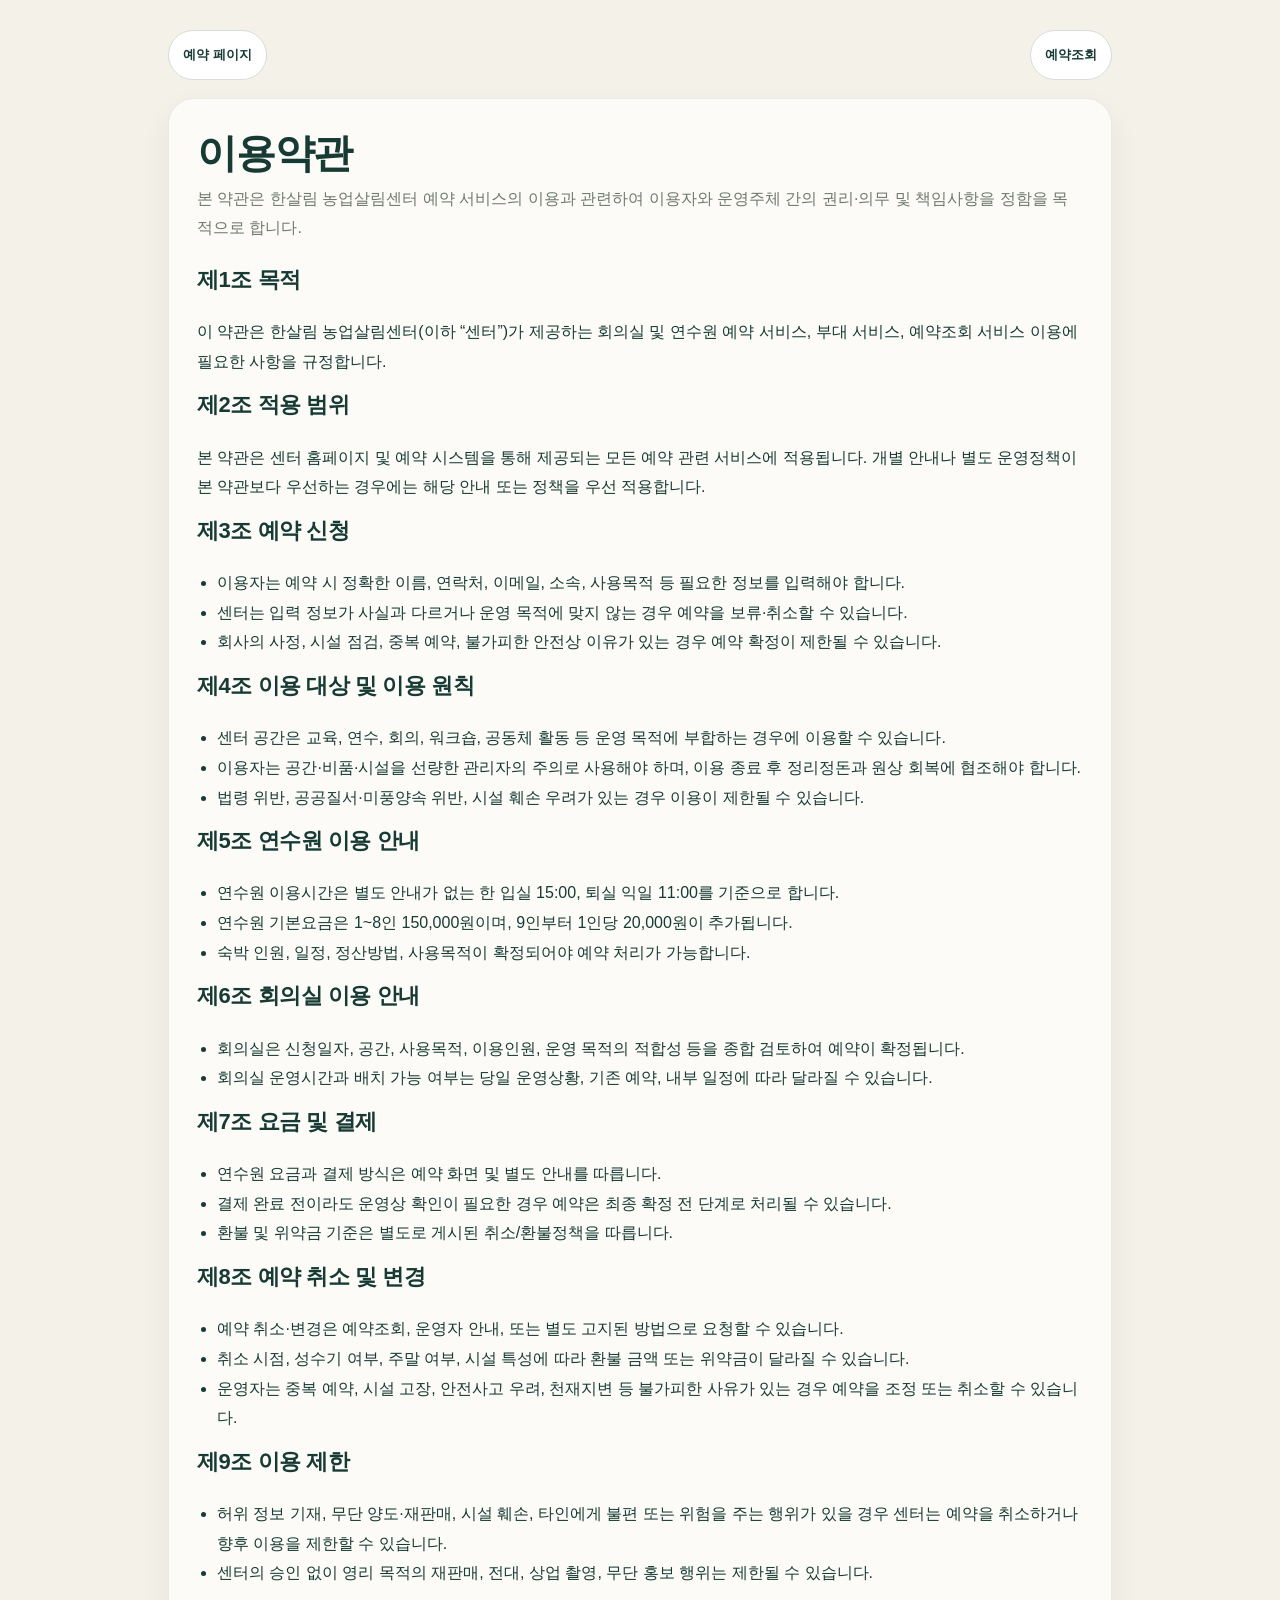
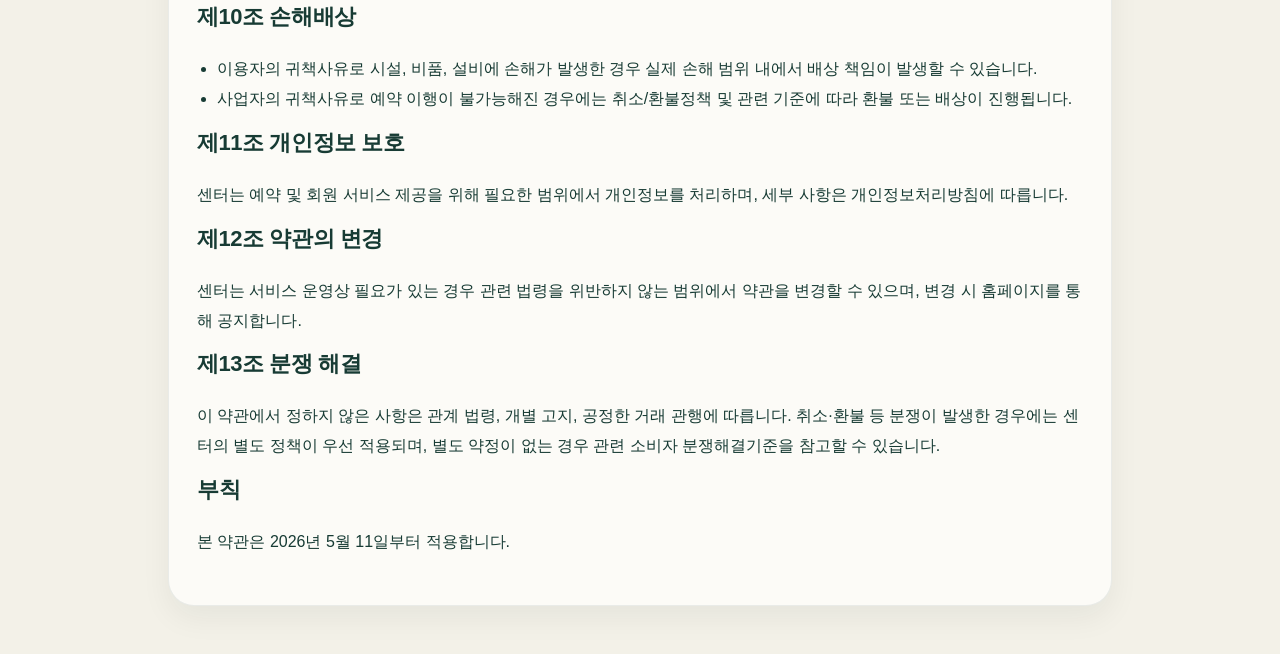
<file: pages/terms.html>
<!DOCTYPE html>
<html lang="ko">
<head>
  <meta charset="UTF-8" />
  <meta name="viewport" content="width=device-width, initial-scale=1.0" />
  <title>이용약관 | 한살림 농업살림센터 예약</title>
  <link rel="stylesheet" href="../assets/styles.css" />
  <style>
    body{margin:0;background:#f3f1e8;color:#173b34;font-family:Arial,sans-serif}
    .wrap{max-width:980px;margin:0 auto;padding:30px 18px 48px}.card{background:#fcfbf7;border:1px solid rgba(23,59,52,.08);border-radius:26px;box-shadow:0 12px 30px rgba(0,40,27,.06);padding:32px 28px}
    h1{margin:0 0 10px;font-size:40px;line-height:1.1;font-weight:900;letter-spacing:-.03em} .lead{margin:0 0 24px;color:#6f786f;line-height:1.8}
    h2{margin:30px 0 12px;font-size:22px;line-height:1.3;font-weight:900} p,li{line-height:1.85} ul{padding-left:20px} .top{display:flex;justify-content:space-between;gap:10px;flex-wrap:wrap;margin-bottom:18px} .btn{height:40px;padding:0 14px;border-radius:999px;border:1px solid #d7ddd8;background:#fff;color:#173b34;font-size:13px;font-weight:800;text-decoration:none;display:inline-flex;align-items:center;justify-content:center}
    @media (max-width:720px){.wrap{padding:22px 14px 36px}h1{font-size:32px}}
  </style>
</head>
<body>
  <main class="wrap">
    <div class="top">
      <a href="../index.html" class="btn">예약 페이지</a>
      <a href="../lookup.html" class="btn">예약조회</a>
    </div>
    <section class="card">
      <h1>이용약관</h1>
      <p class="lead">본 약관은 한살림 농업살림센터 예약 서비스의 이용과 관련하여 이용자와 운영주체 간의 권리·의무 및 책임사항을 정함을 목적으로 합니다.</p>

      <h2>제1조 목적</h2>
      <p>이 약관은 한살림 농업살림센터(이하 “센터”)가 제공하는 회의실 및 연수원 예약 서비스, 부대 서비스, 예약조회 서비스 이용에 필요한 사항을 규정합니다.</p>

      <h2>제2조 적용 범위</h2>
      <p>본 약관은 센터 홈페이지 및 예약 시스템을 통해 제공되는 모든 예약 관련 서비스에 적용됩니다. 개별 안내나 별도 운영정책이 본 약관보다 우선하는 경우에는 해당 안내 또는 정책을 우선 적용합니다.</p>

      <h2>제3조 예약 신청</h2>
      <ul>
        <li>이용자는 예약 시 정확한 이름, 연락처, 이메일, 소속, 사용목적 등 필요한 정보를 입력해야 합니다.</li>
        <li>센터는 입력 정보가 사실과 다르거나 운영 목적에 맞지 않는 경우 예약을 보류·취소할 수 있습니다.</li>
        <li>회사의 사정, 시설 점검, 중복 예약, 불가피한 안전상 이유가 있는 경우 예약 확정이 제한될 수 있습니다.</li>
      </ul>

      <h2>제4조 이용 대상 및 이용 원칙</h2>
      <ul>
        <li>센터 공간은 교육, 연수, 회의, 워크숍, 공동체 활동 등 운영 목적에 부합하는 경우에 이용할 수 있습니다.</li>
        <li>이용자는 공간·비품·시설을 선량한 관리자의 주의로 사용해야 하며, 이용 종료 후 정리정돈과 원상 회복에 협조해야 합니다.</li>
        <li>법령 위반, 공공질서·미풍양속 위반, 시설 훼손 우려가 있는 경우 이용이 제한될 수 있습니다.</li>
      </ul>

      <h2>제5조 연수원 이용 안내</h2>
      <ul>
        <li>연수원 이용시간은 별도 안내가 없는 한 입실 15:00, 퇴실 익일 11:00를 기준으로 합니다.</li>
        <li>연수원 기본요금은 1~8인 150,000원이며, 9인부터 1인당 20,000원이 추가됩니다.</li>
        <li>숙박 인원, 일정, 정산방법, 사용목적이 확정되어야 예약 처리가 가능합니다.</li>
      </ul>

      <h2>제6조 회의실 이용 안내</h2>
      <ul>
        <li>회의실은 신청일자, 공간, 사용목적, 이용인원, 운영 목적의 적합성 등을 종합 검토하여 예약이 확정됩니다.</li>
        <li>회의실 운영시간과 배치 가능 여부는 당일 운영상황, 기존 예약, 내부 일정에 따라 달라질 수 있습니다.</li>
      </ul>

      <h2>제7조 요금 및 결제</h2>
      <ul>
        <li>연수원 요금과 결제 방식은 예약 화면 및 별도 안내를 따릅니다.</li>
        <li>결제 완료 전이라도 운영상 확인이 필요한 경우 예약은 최종 확정 전 단계로 처리될 수 있습니다.</li>
        <li>환불 및 위약금 기준은 별도로 게시된 취소/환불정책을 따릅니다.</li>
      </ul>

      <h2>제8조 예약 취소 및 변경</h2>
      <ul>
        <li>예약 취소·변경은 예약조회, 운영자 안내, 또는 별도 고지된 방법으로 요청할 수 있습니다.</li>
        <li>취소 시점, 성수기 여부, 주말 여부, 시설 특성에 따라 환불 금액 또는 위약금이 달라질 수 있습니다.</li>
        <li>운영자는 중복 예약, 시설 고장, 안전사고 우려, 천재지변 등 불가피한 사유가 있는 경우 예약을 조정 또는 취소할 수 있습니다.</li>
      </ul>

      <h2>제9조 이용 제한</h2>
      <ul>
        <li>허위 정보 기재, 무단 양도·재판매, 시설 훼손, 타인에게 불편 또는 위험을 주는 행위가 있을 경우 센터는 예약을 취소하거나 향후 이용을 제한할 수 있습니다.</li>
        <li>센터의 승인 없이 영리 목적의 재판매, 전대, 상업 촬영, 무단 홍보 행위는 제한될 수 있습니다.</li>
      </ul>

      <h2>제10조 손해배상</h2>
      <ul>
        <li>이용자의 귀책사유로 시설, 비품, 설비에 손해가 발생한 경우 실제 손해 범위 내에서 배상 책임이 발생할 수 있습니다.</li>
        <li>사업자의 귀책사유로 예약 이행이 불가능해진 경우에는 취소/환불정책 및 관련 기준에 따라 환불 또는 배상이 진행됩니다.</li>
      </ul>

      <h2>제11조 개인정보 보호</h2>
      <p>센터는 예약 및 회원 서비스 제공을 위해 필요한 범위에서 개인정보를 처리하며, 세부 사항은 개인정보처리방침에 따릅니다.</p>

      <h2>제12조 약관의 변경</h2>
      <p>센터는 서비스 운영상 필요가 있는 경우 관련 법령을 위반하지 않는 범위에서 약관을 변경할 수 있으며, 변경 시 홈페이지를 통해 공지합니다.</p>

      <h2>제13조 분쟁 해결</h2>
      <p>이 약관에서 정하지 않은 사항은 관계 법령, 개별 고지, 공정한 거래 관행에 따릅니다. 취소·환불 등 분쟁이 발생한 경우에는 센터의 별도 정책이 우선 적용되며, 별도 약정이 없는 경우 관련 소비자 분쟁해결기준을 참고할 수 있습니다.</p>

      <h2>부칙</h2>
      <p>본 약관은 2026년 5월 11일부터 적용합니다.</p>
    </section>
  </main>
</body>
</html>
</file>
<file: assets/styles.css>
:root{
  --bg:#f5f1e8;
  --surface:#fcfaf5;
  --card:#f9f6ef;
  --line:#ddd6c8;
  --text:#173b34;
  --muted:#6f786f;
  --primary:#0f5a46;
  --primary-strong:#0b4435;
  --primary-soft:#edf5f0;
  --shadow:0 14px 32px rgba(0,40,27,.06);
  --radius-xl:30px;
  --radius-lg:24px;
  --radius-md:18px;
  --radius-sm:14px;
  --max:1280px;
}

*{
  box-sizing:border-box;
}

html{
  scroll-behavior:smooth;
}

.top-auth-area{
  display:flex;
  align-items:center;
  justify-content:flex-end;
  min-width:220px;
}

.auth-status-box{
  display:flex;
  align-items:center;
  justify-content:space-between;
  gap:12px;
  width:100%;
  padding:10px 14px;
  border:1px solid rgba(23,59,52,.12);
  border-radius:16px;
  background:#fffdf8;
}

.auth-status-user{
  display:flex;
  flex-direction:column;
  gap:2px;
  min-width:0;
}

.auth-status-user strong{
  font-size:14px;
  color:#173b34;
  line-height:1.2;
}

.auth-status-user span{
  font-size:12px;
  color:#70807a;
  line-height:1.2;
}

.auth-status-actions,
.auth-mini-actions{
  display:flex;
  align-items:center;
  gap:8px;
  flex-wrap:wrap;
}

.mini-link-btn{
  height:34px;
  padding:0 12px;
  border-radius:999px;
  border:1px solid #d7ddd8;
  background:#fff;
  color:#173b34;
  font-size:13px;
  font-weight:700;
  text-decoration:none;
  display:inline-flex;
  align-items:center;
  justify-content:center;
  cursor:pointer;
}

.mini-link-btn.primary{
  background:#11664f;
  color:#fff;
  border-color:#11664f;
}

.top-auth-area button.mini-link-btn{
  appearance:none;
}

@media (max-width: 900px){
  .site-header{
    flex-wrap:wrap;
  }

  .top-auth-area{
    width:100%;
    justify-content:flex-start;
  }

  .auth-status-box{
    flex-direction:column;
    align-items:flex-start;
  }

  .auth-status-actions,
  .auth-mini-actions{
    width:100%;
  }
}

body{
  margin:0;
  font-family:'Pretendard', system-ui, -apple-system, BlinkMacSystemFont, 'Segoe UI', sans-serif;
  background:var(--bg);
  color:var(--text);
  line-height:1.6;
}

a{
  color:inherit;
  text-decoration:none;
}

button,
input,
select,
textarea{
  font:inherit;
}

.container{
  width:min(calc(100% - 32px), var(--max));
  margin:0 auto;
}

/* header */
.site-header{
  position:sticky;
  top:0;
  z-index:100;
  background:rgba(245,241,232,.94);
  backdrop-filter:blur(10px);
  border-bottom:1px solid rgba(23,59,52,.08);
}

.nav{
  display:flex;
  align-items:center;
  justify-content:space-between;
  gap:24px;
  padding:14px 0;
}

.brand{
  display:flex;
  align-items:center;
  gap:14px;
  min-width:0;
}

.brand-mark{
  width:44px;
  height:44px;
  border-radius:999px;
  background:linear-gradient(135deg,#79a55c,#0f5a46);
  flex:0 0 auto;
}

.brand-text{
  display:flex;
  flex-direction:column;
  line-height:1.2;
}

.brand-text strong{
  font-size:18px;
  font-weight:800;
}

.brand-text span{
  font-size:13px;
  color:var(--muted);
  margin-top:3px;
}

.nav-links{
  display:flex;
  align-items:center;
  gap:20px;
  flex-wrap:wrap;
}

.nav-links a{
  font-size:15px;
  font-weight:700;
  color:var(--text);
  opacity:.92;
}

.nav-links a:hover,
.nav-links a.active{
  color:var(--primary);
}

/* page */
.page{
  padding:28px 0 56px;
}

/* hero */
.hero-card{
  background:var(--surface);
  border:1px solid var(--line);
  border-radius:var(--radius-xl);
  box-shadow:var(--shadow);
  padding:26px 28px;
  display:grid;
  grid-template-columns:1.2fr .8fr;
  gap:24px;
  margin-bottom:20px;
}

.hero-copy h1{
  margin:0 0 8px;
  font-size:clamp(2.1rem, 4vw, 3rem);
  line-height:1.08;
  letter-spacing:-.03em;
}

.hero-copy p{
  margin:0;
  color:var(--muted);
  font-size:16px;
}

.price-card{
  background:#f3ede0;
  border:1px solid rgba(23,59,52,.08);
  border-radius:24px;
  padding:22px 24px;
}

.price-card h3{
  margin:0 0 12px;
  font-size:20px;
  line-height:1.3;
}

.price-card ul{
  margin:0;
  padding-left:20px;
}

.price-card li + li{
  margin-top:6px;
}

/* cards */
.card{
  background:var(--surface);
  border:1px solid var(--line);
  border-radius:var(--radius-xl);
  box-shadow:var(--shadow);
  padding:30px 26px;
}

.card h2{
  margin:0 0 24px;
  font-size:22px;
  line-height:1.2;
  letter-spacing:-.02em;
}

.card + .card{
  margin-top:20px;
}

/* form */
.form-grid,
.section-grid{
  display:grid;
  grid-template-columns:repeat(2, minmax(0, 1fr));
  gap:18px 16px;
  align-items:start;
}

.full{
  grid-column:1 / -1;
}

.field{
  display:flex;
  flex-direction:column;
  gap:8px;
  min-width:0;
}

.field-label{
  display:block;
  font-size:14px;
  font-weight:800;
  line-height:1.4;
}

.field-help{
  display:block;
  min-height:20px;
  font-size:13px;
  line-height:1.45;
  color:var(--muted);
  margin-top:6px;
}

.input,
.form-grid input:not([type="radio"]):not([type="checkbox"]),
.form-grid select,
.form-grid textarea,
.section-grid input:not([type="radio"]):not([type="checkbox"]),
.section-grid select,
.section-grid textarea{
  width:100%;
  min-height:56px;
  padding:0 16px;
  border-radius:16px;
  border:1px solid rgba(23,59,52,.14);
  background:#fff;
  color:var(--text);
  font-size:16px;
  outline:none;
  transition:border-color .18s ease, box-shadow .18s ease;
  appearance:none;
}

.form-grid textarea,
.section-grid textarea{
  min-height:96px;
  padding:14px 16px;
  resize:vertical;
}

.form-grid input:not([type="radio"]):not([type="checkbox"])::placeholder,
.form-grid textarea::placeholder,
.section-grid input:not([type="radio"]):not([type="checkbox"])::placeholder,
.section-grid textarea::placeholder{
  color:#8d958f;
}

.form-grid input:not([type="radio"]):not([type="checkbox"]):focus,
.form-grid select:focus,
.form-grid textarea:focus,
.section-grid input:not([type="radio"]):not([type="checkbox"]):focus,
.section-grid select:focus,
.section-grid textarea:focus{
  border-color:#4b8e69;
  box-shadow:0 0 0 4px rgba(75,142,105,.10);
}

/* booking type */
.booking-type-group{
  display:flex;
  flex-direction:column;
  gap:10px;
}

.booking-type-options{
  display:grid;
  grid-template-columns:repeat(2, minmax(0, 1fr));
  gap:14px;
}

.booking-type-card{
  position:relative;
  display:flex;
  align-items:center;
  gap:14px;
  min-height:72px;
  padding:0 18px;
  border:1.5px solid rgba(23,59,52,.16);
  border-radius:20px;
  background:#fff;
  cursor:pointer;
  transition:border-color .18s ease, background-color .18s ease, box-shadow .18s ease;
}

.booking-type-card:hover{
  border-color:#6da57e;
}

.booking-type-card input[type="radio"]{
  width:22px;
  height:22px;
  margin:0;
  flex:0 0 auto;
  accent-color:#1b8fca;
}

.booking-type-card span{
  display:block;
  font-size:16px;
  font-weight:800;
  line-height:1.3;
}

.booking-type-card.active,
.booking-type-card:has(input[type="radio"]:checked){
  border-color:#438460;
  background:var(--primary-soft);
  box-shadow:0 0 0 3px rgba(67,132,96,.08) inset;
}

/* dynamic */
.dynamic-section.is-hidden{
  display:none;
}

/* terms */
.checkline{
  display:flex;
  align-items:center;
  gap:10px;
  min-height:24px;
  margin-top:2px;
}

.checkline input[type="checkbox"]{
  width:18px;
  height:18px;
  margin:0;
  flex:0 0 auto;
  accent-color:#1b8fca;
}

.checkline span{
  display:inline-block;
  font-size:14px;
  font-weight:700;
  line-height:1.5;
  color:var(--text);
}

/* summary */
.summary-box{
  display:flex;
  align-items:center;
  justify-content:space-between;
  gap:16px;
  padding:22px 20px;
  background:#fff;
  border:1px solid rgba(23,59,52,.08);
  border-radius:20px;
}

.summary-box strong{
  display:block;
  font-size:15px;
  margin-bottom:8px;
}

#quotedAmount{
  font-size:28px;
  font-weight:800;
  line-height:1.1;
  letter-spacing:-.03em;
}

/* buttons */
.button-row{
  display:flex;
  gap:12px;
  flex-wrap:wrap;
}

.btn{
  display:inline-flex;
  align-items:center;
  justify-content:center;
  min-height:50px;
  padding:0 22px;
  border-radius:999px;
  border:1px solid transparent;
  background:#fff;
  color:var(--text);
  font-size:16px;
  font-weight:800;
  cursor:pointer;
  transition:transform .18s ease, background-color .18s ease, color .18s ease, border-color .18s ease;
}

.btn:hover{
  transform:translateY(-1px);
}

.btn-primary{
  background:var(--primary);
  color:#fff;
}

.btn-primary:hover{
  background:var(--primary-strong);
}

.btn-secondary{
  border-color:rgba(23,59,52,.12);
  background:#fff;
}

.btn-secondary:hover{
  border-color:#9ab7a5;
}

/* policy links */
.policy-box{
  margin-top:22px;
  padding-top:18px;
  border-top:1px solid rgba(23,59,52,.08);
}

.policy-box strong{
  display:block;
  margin-bottom:10px;
  font-size:16px;
}

.policy-links{
  display:flex;
  flex-wrap:wrap;
  gap:12px 14px;
}

.policy-links a{
  color:var(--primary);
  font-weight:800;
}

/* log */
.log-box{
  margin:0;
  min-height:160px;
  padding:18px;
  border-radius:18px;
  background:linear-gradient(135deg,#0f231d,#024333);
  color:#f5f7f6;
  overflow:auto;
  white-space:pre-wrap;
  font-size:14px;
  line-height:1.7;
}

/* responsive */
@media (max-width: 980px){
  .hero-card{
    grid-template-columns:1fr;
  }
}

@media (max-width: 820px){
  .form-grid,
  .section-grid,
  .booking-type-options{
    grid-template-columns:1fr;
  }
}

@media (max-width: 720px){
  .container{
    width:min(calc(100% - 20px), var(--max));
  }

  .nav{
    flex-direction:column;
    align-items:flex-start;
    gap:10px;
  }

  .hero-card,
  .card{
    padding:20px 18px;
    border-radius:22px;
  }

  .summary-box,
  .button-row{
    flex-direction:column;
    align-items:stretch;
  }

  .button-row .btn,
  .summary-box .btn{
    width:100%;
  }

  #quotedAmount{
    font-size:24px;
  }
}
.button-row-end{
  display:flex;
  justify-content:flex-end;
  align-items:center;
}

.button-row-end .btn{
  min-width:160px;
}

@media (max-width: 720px){
  .button-row-end{
    justify-content:stretch;
  }

  .button-row-end .btn{
    width:100%;
    min-width:0;
  }
}

.btn:disabled{
  opacity:.58;
  cursor:not-allowed;
  transform:none !important;
  box-shadow:none;
}
</file>
